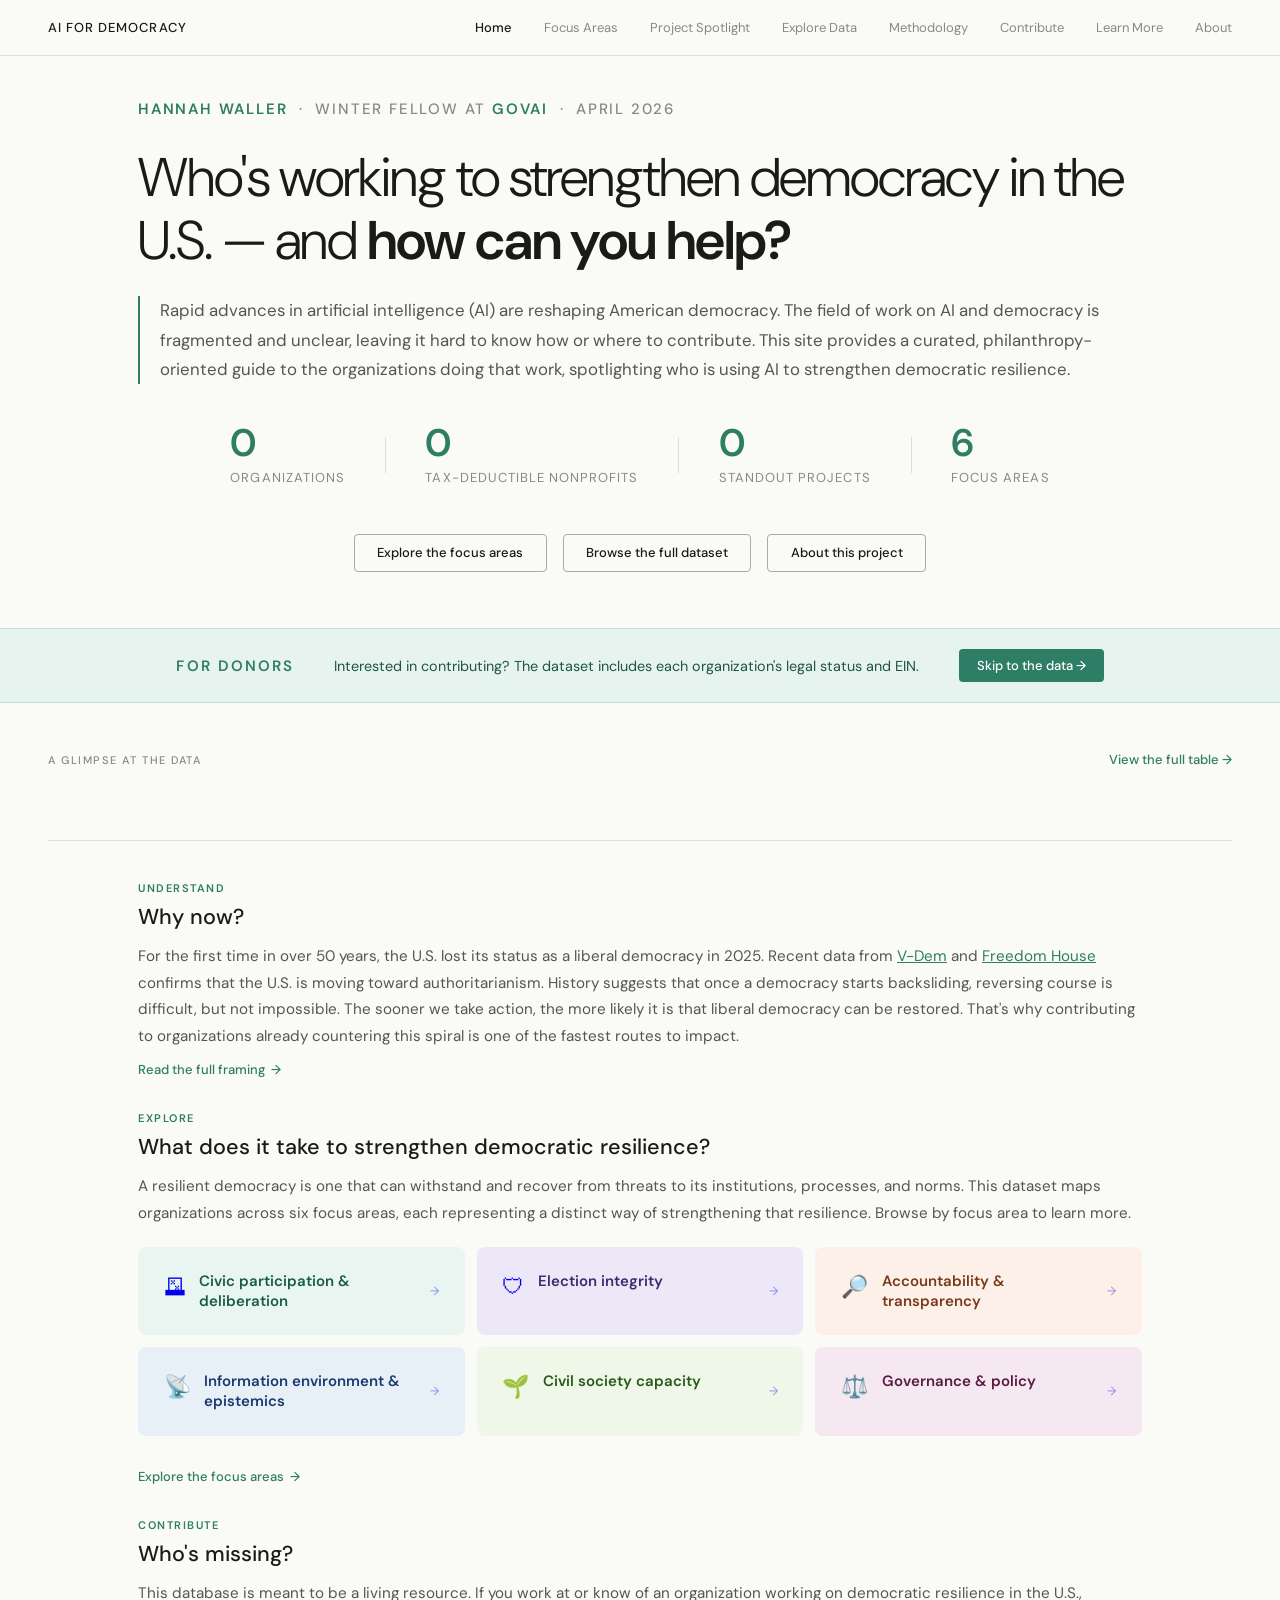
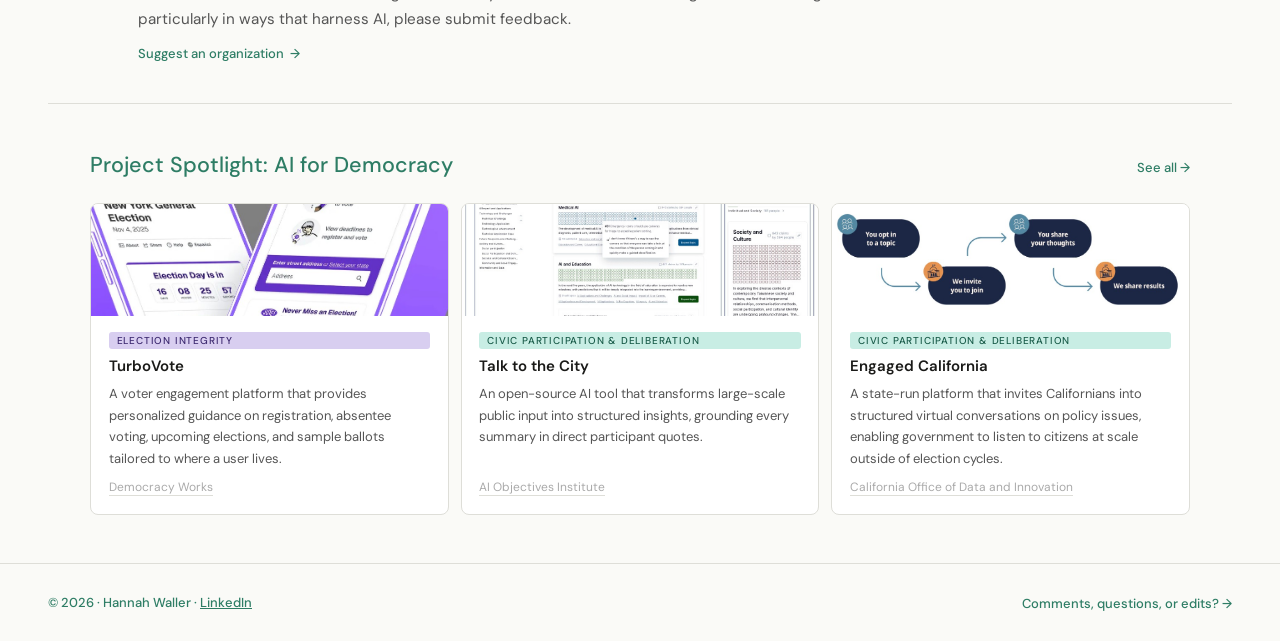
<file: index.html>
<!DOCTYPE html>
<html>
<head>
<meta charset="UTF-8">
<meta name="viewport" content="width=device-width, initial-scale=1">
<link href="https://fonts.googleapis.com/css2?family=DM+Sans:ital,wght@0,300;0,400;0,500;0,600;1,300;1,400&display=swap" rel="stylesheet">
<style>
  * { box-sizing: border-box; margin: 0; padding: 0; }
  body { font-family: 'DM Sans', sans-serif; background: #FAFAF7; color: #1a1a18; }
  :root { --accent: #2e7d65; --accent-light: #e6f3ee; --accent-mid: #c2dfd5; --accent-dark: #1f5446; }

  nav { display: flex; align-items: center; justify-content: space-between; padding: 0 3rem; height: 56px; background: #FAFAF7; border-bottom: 0.5px solid #deded8; position: sticky; top: 0; z-index: 100; }
  .nav-logo { font-size: 13px; font-weight: 500; letter-spacing: 0.08em; color: #1a1a18; text-transform: uppercase; text-decoration: none; }
  .nav-logo:hover { opacity: 0.75; }
  .nav-links { display: flex; gap: 2rem; }
  .nav-links a { font-size: 13px; color: #888; text-decoration: none; }
  .nav-links a:hover { color: #1a1a18; }
  .nav-links a.active { color: #1a1a18; font-weight: 500; }

  .hero { padding: 2.5rem 3rem 3.5rem; max-width: 1100px; margin: 0 auto; }

  .byline { font-size: 15px; letter-spacing: 0.12em; text-transform: uppercase; color: #888; margin-bottom: 1.5rem; font-weight: 500; line-height: 1.8; }
  .byline strong { color: var(--accent); font-weight: 600; }
  .byline a { color: var(--accent); font-weight: 600; text-decoration: none; }
  .byline a:hover { text-decoration: underline; }
  .byline .date { color: #888; }

  h1 { font-size: clamp(2rem, 5vw, 3.4rem); font-weight: 300; line-height: 1.15; color: #1a1a18; margin-bottom: 1.5rem; letter-spacing: -0.02em; }
  h1 strong { font-weight: 600; }

  .pull-quote { font-size: 1.05rem; color: #555; line-height: 1.75; border-left: 2.5px solid var(--accent); padding-left: 1.25rem; margin-bottom: 2.5rem; }

  .stat-row { display: flex; gap: 2.5rem; margin-bottom: 3rem; flex-wrap: wrap; align-items: center; justify-content: center; }
  .stat { display: flex; flex-direction: column; }
  .stat-number { font-size: 2.4rem; font-weight: 600; color: var(--accent); line-height: 1; }
  .stat-label { font-size: 13px; color: #888; text-transform: uppercase; letter-spacing: 0.08em; margin-top: 6px; }
  .stat-divider { width: 0.5px; height: 36px; background: #deded8; }

  .cta-row { display: flex; gap: 1rem; flex-wrap: wrap; justify-content: center; }
  .btn-primary { padding: 0.6rem 1.4rem; background: #1a1a18; color: #FAFAF7; font-family: 'DM Sans', sans-serif; font-size: 13px; font-weight: 500; border: none; border-radius: 4px; cursor: pointer; text-decoration: none; display: inline-block; }
  .btn-secondary { padding: 0.6rem 1.4rem; background: transparent; color: #1a1a18; font-family: 'DM Sans', sans-serif; font-size: 13px; font-weight: 500; border: 0.5px solid #aaa; border-radius: 4px; cursor: pointer; text-decoration: none; display: inline-block; }

  .section-divider { height: 0.5px; background: #deded8; margin: 0 3rem; }

  .funder-band { background: var(--accent-light); border-top: 1px solid var(--accent-mid); border-bottom: 1px solid var(--accent-mid); padding: 1.25rem 3rem; }
  .funder-band-inner { max-width: 1300px; margin: 0 auto; display: flex; flex-direction: row; align-items: center; justify-content: center; flex-wrap: wrap; gap: 2rem 2.5rem; }
  .funder-band-label { font-size: 15px; text-transform: uppercase; letter-spacing: 0.14em; color: var(--accent); font-weight: 600; line-height: 1.5; flex-shrink: 0; }
  .funder-band-text { margin: 0; font-size: 0.9rem; color: var(--accent-dark); line-height: 1.7; text-align: left; white-space: nowrap; flex-shrink: 0; }
  .funder-band-cta { display: inline-flex; align-items: center; gap: 6px; padding: 0.5rem 1.1rem; background: var(--accent); color: white; font-family: 'DM Sans', sans-serif; font-size: 13px; font-weight: 500; border: none; border-radius: 4px; cursor: pointer; text-decoration: none; white-space: nowrap; flex-shrink: 0; }

  .questions-section { padding: 2.5rem 3rem 0.5rem; max-width: 1100px; margin: 0 auto; }
  .question-block { margin-bottom: 2rem; }
  .question-label { font-size: 11px; text-transform: uppercase; letter-spacing: 0.14em; color: var(--accent); margin-bottom: 0.5rem; font-weight: 600; }
  .question-text { font-size: 1.35rem; font-weight: 500; color: #1a1a18; margin-bottom: 0.75rem; line-height: 1.3; }
  .question-body { font-size: 0.95rem; color: #555; line-height: 1.75; }
  .question-cta { display: inline-flex; align-items: center; gap: 6px; font-size: 13px; color: var(--accent); font-weight: 500; margin-top: 0.75rem; cursor: pointer; text-decoration: none; }
  .question-cta::after { content: '→'; }

  .data-preview-section { padding: 3rem 3rem 2rem; }
  .data-preview-header { display: flex; justify-content: space-between; align-items: baseline; max-width: 1300px; margin: 0 auto 1.5rem; }
  .data-preview-label { font-size: 11px; text-transform: uppercase; letter-spacing: 0.14em; color: #888; font-weight: 500; }
  .data-preview-link { font-size: 13px; color: var(--accent); font-weight: 500; text-decoration: none; cursor: pointer; }
  .data-preview-link:hover { text-decoration: underline; }

  .shuffle-grid { display: grid; grid-template-columns: repeat(4, 1fr); gap: 10px; max-width: 1300px; margin: 0 auto 1rem; }
  .org-card { background: white; border: 0.5px solid #deded8; border-radius: 8px; padding: 1rem 1.1rem; transition: opacity 0.4s ease, transform 0.4s ease; text-decoration: none; display: block; cursor: pointer; }
  .org-card:hover { border-color: #bbb; }
  .org-card-tag { display: inline-block; font-size: 10px; font-weight: 500; text-transform: uppercase; letter-spacing: 0.08em; padding: 2px 8px; border-radius: 3px; margin-bottom: 0.6rem; }
  .org-card-name { font-size: 13px; font-weight: 600; color: #1a1a18; margin-bottom: 0.4rem; line-height: 1.3; }
  .org-card-desc { font-size: 12px; color: #666; line-height: 1.6; }
  .org-card.fading { opacity: 0; transform: scale(0.96); }

  .tag-p1 { background: #c8ede4; color: #1a5c4a; }
  .tag-p2 { background: #d8cef0; color: #3d2a70; }
  .tag-p3 { background: #f8d8c0; color: #7a3a1a; }
  .tag-p4 { background: #c8d8f0; color: #1a3a70; }
  .tag-p5 { background: #cceacc; color: #2a5a1a; }
  .tag-p6 { background: #f8e8b8; color: #7a5010; }
  .tag-p7 { background: #ecd0e4; color: #5a1a42; }

  .pillars-section { padding: 4rem 3rem; max-width: 1300px; margin: 0 auto; }
  .pillars-header { margin-bottom: 2rem; }
  .pillars-header h2 { font-size: 1.35rem; font-weight: 500; color: #1a1a18; margin-bottom: 0.4rem; }
  .pillars-header p { font-size: 0.9rem; color: #888; }
  .pillars-grid { display: grid; grid-template-columns: repeat(auto-fill, minmax(280px, 1fr)); gap: 12px; }
  .pillar-card { border-radius: 8px; padding: 1.5rem 1.6rem; cursor: pointer; transition: transform 0.15s ease; display: flex; align-items: flex-start; gap: 0.85rem; text-decoration: none; }
  .pillar-card:hover { transform: translateY(-2px); }
  .pillar-icon { font-size: 22px; flex-shrink: 0; margin-top: 1px; }
  .pillar-name { font-size: 15px; font-weight: 600; line-height: 1.35; }
  .pillar-arrow { font-size: 12px; opacity: 0.4; margin-left: auto; padding-left: 0.5rem; flex-shrink: 0; align-self: center; }

  .p1 { background: #e8f5f1; } .p1 .pillar-name { color: #1a5c4a; }
  .p2 { background: #ede8f7; } .p2 .pillar-name { color: #3d2a70; }
  .p3 { background: #fdf0e8; } .p3 .pillar-name { color: #7a3a1a; }
  .p4 { background: #e8f0f7; } .p4 .pillar-name { color: #1a3a70; }
  .p5 { background: #eef7e8; } .p5 .pillar-name { color: #2a5a1a; }
  .p6 { background: #fdf5e4; } .p6 .pillar-name { color: #7a5010; }
  .p7 { background: #f5e8f0; } .p7 .pillar-name { color: #5a1a42; }

  /* AI in Action section */
  .aia-section { padding: 3rem 3rem; }
  .aia-inner { max-width: 1100px; margin: 0 auto; }
  .aia-header { display: flex; justify-content: space-between; align-items: baseline; margin-bottom: 1.5rem; }
  .aia-label { font-size: 1.35rem; font-weight: 500; color: var(--accent); line-height: 1.3; }
  .aia-see-all { font-size: 13px; color: var(--accent); font-weight: 500; text-decoration: none; flex-shrink: 0; }
  .aia-see-all:hover { text-decoration: underline; }
  .aia-grid { display: grid; grid-template-columns: repeat(3, 1fr); gap: 12px; }
  .aia-card { background: white; border: 0.5px solid #deded8; border-radius: 8px; padding: 0; display: flex; flex-direction: column; overflow: hidden; transition: opacity 0.4s ease, transform 0.4s ease, border-color 0.15s ease, box-shadow 0.15s ease; cursor: pointer; }
  .aia-card:hover { border-color: #aaa; box-shadow: 0 4px 16px rgba(0,0,0,0.06); }
  .aia-card:focus { outline: 2px solid var(--accent); outline-offset: 2px; }
  .aia-card.fading { opacity: 0; transform: scale(0.96); }
  .aia-card-preview { height: 112px; flex-shrink: 0; background: #e8e8e4; position: relative; overflow: hidden; }
  .aia-card-preview-img { width: 100%; height: 100%; object-fit: cover; object-position: center center; display: block; }
  .aia-card-preview-img.is-contain { object-fit: contain; }
  .aia-card-preview.aia-card-preview--neutral { background: #e8e8e4; }
  .aia-card-preview.tag-p1 { background: #c8ede4; }
  .aia-card-preview.tag-p2 { background: #d8cef0; }
  .aia-card-preview.tag-p3 { background: #f8d8c0; }
  .aia-card-preview.tag-p4 { background: #c8d8f0; }
  .aia-card-preview.tag-p5 { background: #cceacc; }
  .aia-card-preview.tag-p6 { background: #f8e8b8; }
  .aia-card-preview.tag-p7 { background: #ecd0e4; }
  .aia-card-body { padding: 0.95rem 1.1rem 1.15rem; display: flex; flex-direction: column; gap: 0.45rem; flex: 1; min-height: 0; }
  .aia-card-body .org-card-tag { margin-bottom: 0; }
  .aia-card-name { font-size: 15px; font-weight: 600; color: #1a1a18; line-height: 1.35; }
  .aia-card-desc { font-size: 13px; color: #555; line-height: 1.65; flex: 1; }
  .aia-card-org { font-size: 12px; color: #aaa; margin-top: 0.15rem; text-decoration: none; border-bottom: 1px solid #deded8; align-self: flex-start; }
  .aia-card-org:hover { color: var(--accent); border-bottom-color: var(--accent); }

  footer { padding: 1.75rem 3rem; border-top: 0.5px solid #deded8; display: flex; justify-content: space-between; align-items: center; flex-wrap: wrap; gap: 1rem; background: #FAFAF7; }
  footer p { font-size: 13px; color: var(--accent); font-weight: 500; }
  .footer-right a { font-size: 13px; color: var(--accent); text-decoration: none; font-weight: 500; }
  .footer-right a:hover { text-decoration: underline; }
</style>
<link rel="stylesheet" href="responsive.css">
</head>
<body>

<nav>
  <button type="button" class="nav-toggle" aria-expanded="false" aria-controls="site-nav-menu" aria-label="Open menu">
    <span class="nav-toggle-bar" aria-hidden="true"></span>
    <span class="nav-toggle-bar" aria-hidden="true"></span>
    <span class="nav-toggle-bar" aria-hidden="true"></span>
  </button>
  <a class="nav-logo" href="index.html">AI for Democracy</a>
  <div class="nav-links" id="site-nav-menu">
    <a href="index.html" class="active">Home</a>
    <a href="pillars.html">Focus Areas</a>
    <a href="project-spotlight.html">Project Spotlight</a>
    <a href="explore.html">Explore Data</a>
    <a href="methodology.html">Methodology</a>
    <a href="contribute.html">Contribute</a>
    <a href="learn-more.html">Learn More</a>
    <a href="about.html">About</a>
  </div>
</nav>

<div class="hero">
  <p class="byline">
    <a href="https://www.linkedin.com/in/hannahmwaller/" target="_blank">Hannah Waller</a> &nbsp;·&nbsp; Winter Fellow at <a href="https://www.governance.ai/" target="_blank">GovAI</a> &nbsp;·&nbsp; <span class="date">April 2026</span>
  </p>
  <h1>Who's working to strengthen democracy in the U.S. — and <strong>how can you help?</strong></h1>
  <p class="pull-quote">Rapid advances in artificial intelligence (AI) are reshaping American democracy. The field of work on AI and democracy is fragmented and unclear, leaving it hard to know how or where to contribute. This site provides a curated, philanthropy-oriented guide to the organizations doing that work, spotlighting who is using AI to strengthen democratic resilience.</p>
  <div class="stat-row">
    <div class="stat"><span class="stat-number" id="statOrgCount">0</span><span class="stat-label">Organizations</span></div>
    <div class="stat-divider"></div>
    <div class="stat"><span class="stat-number" id="statNonprofitCount">0</span><span class="stat-label">Tax-deductible nonprofits</span></div>
    <div class="stat-divider"></div>
    <div class="stat"><span class="stat-number" id="statProjectCount">0</span><span class="stat-label">Standout projects</span></div>
    <div class="stat-divider"></div>
    <div class="stat"><span class="stat-number">6</span><span class="stat-label">Focus areas</span></div>
  </div>
  <div class="cta-row">
    <a class="btn-secondary" href="pillars.html">Explore the focus areas</a>
    <a class="btn-secondary" href="explore.html">Browse the full dataset</a>
    <a class="btn-secondary" href="methodology.html">About this project</a>
  </div>
</div>

<div class="section-divider"></div>

<div class="funder-band">
  <div class="funder-band-inner">
    <span class="funder-band-label">For donors</span>
    <p class="funder-band-text">Interested in contributing? The dataset includes each organization's legal status and EIN.</p>
    <a class="funder-band-cta" href="explore.html">Skip to the data →</a>
  </div>
</div>

<div class="data-preview-section">
  <div class="data-preview-header">
    <span class="data-preview-label">A glimpse at the data</span>
    <a class="data-preview-link" href="explore.html">View the full table →</a>
  </div>
  <div class="shuffle-grid" id="shuffleGrid"></div>
</div>

<div class="section-divider"></div>

<div class="questions-section">
  <div class="question-block">
    <p class="question-label">Understand</p>
    <p class="question-text">Why now?</p>
    <p class="question-body">For the first time in over 50 years, the U.S. lost its status as a liberal democracy in 2025. Recent data from <a href="https://www.v-dem.net/news/press-release-democratic-backsliding-reaches-western-democracies-with-us-decline-unprecedented/" target="_blank" rel="noopener noreferrer" style="color: var(--accent);">V-Dem</a> and <a href="https://freedomhouse.org/report/freedom-world/2026/growing-shadow-autocracy" target="_blank" rel="noopener noreferrer" style="color: var(--accent);">Freedom House</a> confirms that the U.S. is moving toward authoritarianism. History suggests that once a democracy starts backsliding, reversing course is difficult, but not impossible. The sooner we take action, the more likely it is that liberal democracy can be restored. That's why contributing to organizations already countering this spiral is one of the fastest routes to impact.</p>
    <a class="question-cta" href="methodology.html">Read the full framing</a>
  </div>
  <div class="question-block">
    <p class="question-label">Explore</p>
    <p class="question-text">What does it take to strengthen democratic resilience?</p>
    <p class="question-body">A resilient democracy is one that can withstand and recover from threats to its institutions, processes, and norms. This dataset maps organizations across six focus areas, each representing a distinct way of strengthening that resilience. Browse by focus area to learn more.</p>
    <div class="pillars-grid" style="margin: 1.25rem 0;">
      <a class="pillar-card p1" href="pillars.html#p1"><span class="pillar-icon">🗳</span><span class="pillar-name">Civic participation & deliberation</span><span class="pillar-arrow">→</span></a>
      <a class="pillar-card p2" href="pillars.html#p2"><span class="pillar-icon">🛡</span><span class="pillar-name">Election integrity</span><span class="pillar-arrow">→</span></a>
      <a class="pillar-card p3" href="pillars.html#p3"><span class="pillar-icon">🔎</span><span class="pillar-name">Accountability & transparency</span><span class="pillar-arrow">→</span></a>
      <a class="pillar-card p4" href="pillars.html#p4"><span class="pillar-icon">📡</span><span class="pillar-name">Information environment & epistemics</span><span class="pillar-arrow">→</span></a>
      <a class="pillar-card p5" href="pillars.html#p5"><span class="pillar-icon">🌱</span><span class="pillar-name">Civil society capacity</span><span class="pillar-arrow">→</span></a>
      <a class="pillar-card p7" href="pillars.html#p7"><span class="pillar-icon">⚖️</span><span class="pillar-name">Governance & policy</span><span class="pillar-arrow">→</span></a>
    </div>
    <a class="question-cta" href="pillars.html">Explore the focus areas</a>
  </div>
  <div class="question-block">
    <p class="question-label">Contribute</p>
    <p class="question-text">Who's missing?</p>
    <p class="question-body">This database is meant to be a living resource. If you work at or know of an organization working on democratic resilience in the U.S., particularly in ways that harness AI, please submit feedback.</p>
    <a class="question-cta" href="contribute.html">Suggest an organization</a>
  </div>
</div>

<div class="section-divider"></div>

<div class="aia-section">
  <div class="aia-inner">
    <div class="aia-header">
      <span class="aia-label">Project Spotlight: AI for Democracy</span>
      <a class="aia-see-all" href="project-spotlight.html">See all →</a>
    </div>
    <div class="aia-grid" id="aiaGrid"></div>
  </div>
</div>

<footer>
  <p>© 2026 · Hannah Waller · <a href="https://www.linkedin.com/in/hannahmwaller/" target="_blank" style="color: var(--accent); text-decoration: underline;">LinkedIn</a></p>
  <div class="footer-right">
    <a href="contribute.html">Comments, questions, or edits? →</a>
  </div>
</footer>

<script src="spotlight-data.js"></script>
<script>
const PILLAR_TAGS = [
  { key: 'civic participation', tag: 'tag-p1' },
  { key: 'deliberation',       tag: 'tag-p1' },
  { key: 'election integrity', tag: 'tag-p2' },
  { key: 'accountability',     tag: 'tag-p3' },
  { key: 'transparency',       tag: 'tag-p3' },
  { key: 'information environment', tag: 'tag-p4' },
  { key: 'epistemics',         tag: 'tag-p4' },
  { key: 'civil society',      tag: 'tag-p5' },
  { key: 'governance',         tag: 'tag-p7' },
  { key: 'policy',             tag: 'tag-p7' },
];

function getPillarTag(cat) {
  const lower = cat.toLowerCase();
  for (const p of PILLAR_TAGS) { if (lower.includes(p.key)) return p.tag; }
  return 'tag-p1';
}

function escapeHtml(s) {
  if (s == null) return '';
  return String(s).replace(/&/g, '&amp;').replace(/</g, '&lt;').replace(/"/g, '&quot;');
}

const spotlights = (typeof SPOTLIGHT_CARDS !== 'undefined' ? SPOTLIGHT_CARDS : []).map(function (c) {
  return {
    name: c.name,
    desc: c.desc,
    tag: c.tagClass,
    cat: c.tag,
    org: c.org,
    exploreOrg: c.exploreOrg,
    image: c.image,
    imageFit: c.imageFit,
    imagePosition: c.imagePosition,
    photoBg: c.photoBg
  };
});

let orgs = [];
let displayed = [];
const grid = document.getElementById('shuffleGrid');
const COUNT = 4;

function pickDiverse(exclude, excludeTags) {
  const pool = orgs.filter(o => !exclude.includes(o.name) && !excludeTags.includes(o.tag));
  if (pool.length) return pool[Math.floor(Math.random() * pool.length)];
  const fallback = orgs.filter(o => !exclude.includes(o.name));
  if (fallback.length) return fallback[Math.floor(Math.random() * fallback.length)];
  return orgs[Math.floor(Math.random() * orgs.length)];
}

function renderCard(org) {
  return `<a class="org-card" href="explore.html" data-name="${org.name}">
    <span class="org-card-tag ${org.tag}">${org.cat}</span>
    <div class="org-card-name">${org.name}</div>
    <div class="org-card-desc">${org.desc}</div>
  </a>`;
}

function initShuffle() {
  if (!orgs.length) return;
  displayed = [];
  let html = '';
  for (let i = 0; i < COUNT; i++) {
    const usedTags = displayed.map(o => o.tag);
    const org = pickDiverse(displayed.map(o => o.name), usedTags);
    displayed.push(org);
    html += renderCard(org);
  }
  grid.innerHTML = html;
  setInterval(swapCard, 2200);
}

function swapCard() {
  const cards = grid.querySelectorAll('.org-card');
  const idx = Math.floor(Math.random() * cards.length);
  const card = cards[idx];
  const otherTags = displayed.filter((_, i) => i !== idx).map(o => o.tag);
  const newOrg = pickDiverse(displayed.map(o => o.name), otherTags);
  card.classList.add('fading');
  setTimeout(() => {
    displayed[idx] = newOrg;
    const tmp = document.createElement('div');
    tmp.innerHTML = renderCard(newOrg);
    card.replaceWith(tmp.firstChild);
  }, 420);
}

// --- Project Spotlight shuffle (same pool as project-spotlight.html via spotlight-data.js) ---
let aiaDisplayed = [];
const aiaGrid = document.getElementById('aiaGrid');
const AIA_COUNT = 3;

function aiaPickRandom(exclude) {
  const pool = spotlights.filter(s => !exclude.includes(s.name));
  if (!pool.length) return spotlights[Math.floor(Math.random() * spotlights.length)];
  return pool[Math.floor(Math.random() * pool.length)];
}

function aiaCardPreviewHtml(s) {
  if (!s.image) {
    const tc = (s.tag && String(s.tag).trim()) ? escapeHtml(String(s.tag).trim()) : 'aia-card-preview--neutral';
    return '<div class="aia-card-preview ' + tc + '" aria-hidden="true"></div>';
  }
  const fitClass = s.imageFit === 'contain' ? ' is-contain' : '';
  const posAttr = s.imagePosition ? ' style="object-position: ' + escapeHtml(s.imagePosition) + '"' : '';
  const wrapStyle = s.photoBg ? ' style="background-color: ' + escapeHtml(s.photoBg) + '"' : '';
  return '<div class="aia-card-preview"' + wrapStyle + '>' +
    '<img class="aia-card-preview-img' + fitClass + '" src="' + escapeHtml(s.image) + '" alt="" width="400" height="112" loading="lazy" decoding="async"' + posAttr + '>' +
    '</div>';
}

function aiaRenderCard(s) {
  const teaser = typeof spotlightFirstSentence === 'function' ? spotlightFirstSentence(s.desc) : s.desc;
  return `<div class="aia-card" tabindex="0" role="link" aria-label="Open ${escapeHtml(s.name)} in Project Spotlight" data-name="${escapeHtml(s.name)}">
    ${aiaCardPreviewHtml(s)}
    <div class="aia-card-body">
      <span class="org-card-tag ${s.tag}">${escapeHtml(s.cat)}</span>
      <div class="aia-card-name">${escapeHtml(s.name)}</div>
      <div class="aia-card-desc">${escapeHtml(teaser)}</div>
      <a class="aia-card-org" href="explore.html?org=${encodeURIComponent(s.exploreOrg || s.org || '')}">${escapeHtml(s.org)}</a>
    </div>
  </div>`;
}

function aiaInit() {
  aiaDisplayed = [];
  let html = '';
  for (let i = 0; i < AIA_COUNT; i++) {
    const s = aiaPickRandom(aiaDisplayed.map(x => x.name));
    aiaDisplayed.push(s);
    html += aiaRenderCard(s);
  }
  aiaGrid.innerHTML = html;
}

function aiaSwap() {
  const cards = aiaGrid.querySelectorAll('.aia-card');
  const idx = Math.floor(Math.random() * cards.length);
  const card = cards[idx];
  const next = aiaPickRandom(aiaDisplayed.map(x => x.name));
  card.classList.add('fading');
  setTimeout(() => {
    aiaDisplayed[idx] = next;
    const tmp = document.createElement('div');
    tmp.innerHTML = aiaRenderCard(next);
    card.replaceWith(tmp.firstChild);
  }, 420);
}

if (spotlights.length) {
  aiaInit();
  setInterval(aiaSwap, 2800);

  aiaGrid.addEventListener('click', function (e) {
    if (e.target.closest('a.aia-card-org')) return;
    const card = e.target.closest('.aia-card');
    if (!card) return;
    const name = card.getAttribute('data-name');
    if (!name) return;
    window.location.href = 'project-spotlight.html?project=' + encodeURIComponent(name);
  });

  aiaGrid.addEventListener('keydown', function (e) {
    if (e.key !== 'Enter' && e.key !== ' ') return;
    if (e.target.closest('a.aia-card-org')) return;
    const card = e.target.closest('.aia-card');
    if (!card) return;
    e.preventDefault();
    const name = card.getAttribute('data-name');
    if (!name) return;
    window.location.href = 'project-spotlight.html?project=' + encodeURIComponent(name);
  });
}

// Live stats from Google Sheet
(async function() {
  try {
    const res = await fetch('https://docs.google.com/spreadsheets/d/e/2PACX-1vRJVunO_GBT-aRgi7gU2YeIdC1sPa4ZqYNZWS0_H6O9W3wsx3i8xLzS1sTda4w2_ZTQLvcQA7u4ryC6/pub?gid=1389205839&single=true&output=csv');
    if (!res.ok) return;
    const text = await res.text();
    const rows = [];
    const cols = [];
    let cur = '', inQuote = false;
    for (let i = 0; i < text.length; i++) {
      const ch = text[i];
      if (ch === '"') { if (inQuote && text[i+1] === '"') { cur += '"'; i++; } else { inQuote = !inQuote; } }
      else if (ch === ',' && !inQuote) { cols.push(cur.trim()); cur = ''; }
      else if ((ch === '\n' || ch === '\r') && !inQuote) {
        if (ch === '\r' && text[i+1] === '\n') i++;
        cols.push(cur.trim()); cur = '';
        if (cols.some(c => c !== '')) rows.push([...cols]);
        cols.length = 0;
      } else { cur += ch; }
    }
    cols.push(cur.trim());
    if (cols.some(c => c !== '')) rows.push(cols);
    const dataRows = rows.slice(1);
    const LEGAL_COL = 8;
    const orgCount = dataRows.length;
    const nonprofitCount = dataRows.filter(r => {
      const l = (r[LEGAL_COL] || '').toLowerCase();
      return l.includes('501(c)(3)') || l.includes('program within');
    }).length;
    const PROJECTS_COL = 5;
    let projectCount = 0;
    dataRows.forEach(r => {
      const p = (r[PROJECTS_COL] || '').trim();
      if (p) projectCount += p.split(';').filter(s => s.trim()).length;
    });
    if (orgCount > 0) document.getElementById('statOrgCount').textContent = orgCount;
    if (nonprofitCount > 0) document.getElementById('statNonprofitCount').textContent = nonprofitCount;
    if (projectCount > 0) document.getElementById('statProjectCount').textContent = projectCount;

    orgs = dataRows.map(r => {
      const fullCat = (r[3] || '').trim();
      const firstCat = fullCat.split(',')[0].trim();
      return {
        name: (r[0] || '').trim(),
        desc: (r[4] || '').trim(),
        cat: firstCat,
        tag: getPillarTag(firstCat)
      };
    }).filter(o => o.name && o.desc);
    initShuffle();
  } catch(e) {}
})();
</script>
<script src="nav.js" defer></script>
</body>
</html>
</file>
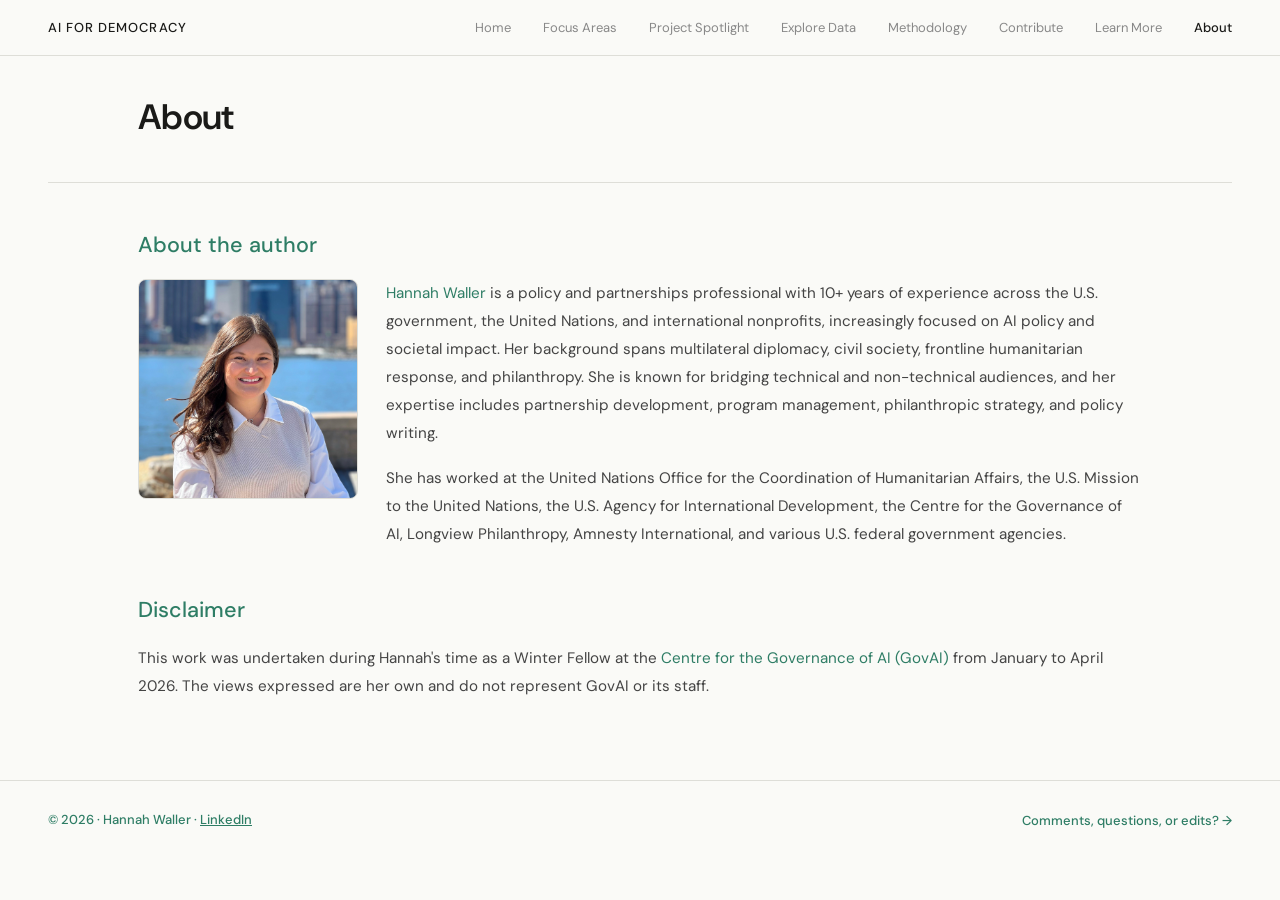
<file: about.html>
<!DOCTYPE html>
<html>
<head>
<meta charset="UTF-8">
<meta name="viewport" content="width=device-width, initial-scale=1">
<link href="https://fonts.googleapis.com/css2?family=DM+Sans:ital,wght@0,300;0,400;0,500;0,600;1,300;1,400&display=swap" rel="stylesheet">
<style>
  * { box-sizing: border-box; margin: 0; padding: 0; }
  body { font-family: 'DM Sans', sans-serif; background: #FAFAF7; color: #1a1a18; }
  :root { --accent: #2e7d65; --accent-light: #e6f3ee; --accent-mid: #c2dfd5; --accent-dark: #1f5446; }

  nav { display: flex; align-items: center; justify-content: space-between; padding: 0 3rem; height: 56px; background: #FAFAF7; border-bottom: 0.5px solid #deded8; position: sticky; top: 0; z-index: 100; }
  .nav-logo { font-size: 13px; font-weight: 500; letter-spacing: 0.08em; color: #1a1a18; text-transform: uppercase; text-decoration: none; }
  .nav-logo:hover { opacity: 0.75; }
  .nav-links { display: flex; gap: 2rem; }
  .nav-links a { font-size: 13px; color: #888; text-decoration: none; }
  .nav-links a:hover { color: #1a1a18; }
  .nav-links a.active { color: #1a1a18; font-weight: 500; }

  .page-header { padding: 2.5rem 3rem 2rem; max-width: 1100px; margin: 0 auto; }
  .page-header h1 { font-size: clamp(1.5rem, 3vw, 2.2rem); font-weight: 600; line-height: 1.2; color: #1a1a18; letter-spacing: -0.02em; margin-bottom: 0.75rem; }
  .page-header p { font-size: 0.95rem; color: #555; line-height: 1.75; }

  .section-divider { height: 0.5px; background: #deded8; margin: 0 3rem; }

  .content { max-width: 1100px; margin: 0 auto; padding: 0 3rem 5rem; }

  .contribute-section {
    --section-gap: 3rem;
    padding-top: var(--section-gap);
  }
  .contribute-section + .contribute-section {
    margin-top: var(--section-gap);
    padding-top: 0;
  }

  .section-label { font-size: 11px; text-transform: uppercase; letter-spacing: 0.14em; color: var(--accent); font-weight: 600; margin-bottom: 0.5rem; }
  .section-title { font-size: 1.35rem; font-weight: 500; color: #1a1a18; margin-bottom: 1.25rem; line-height: 1.3; }

  .section-subtitle { font-size: 0.95rem; color: #555; line-height: 1.75; margin: -0.35rem 0 0; max-width: 52rem; }
  .section-subtitle a { color: var(--accent); text-decoration: none; font-weight: 500; }
  .section-subtitle a:hover { text-decoration: underline; }

  .prose p { font-size: 0.95rem; color: #444; line-height: 1.85; }
  .prose p + p { margin-top: 1rem; }
  .prose ul { margin-top: 1rem; padding-left: 1.35rem; }
  .prose ul li { font-size: 0.95rem; color: #444; line-height: 1.85; }
  .prose ul li + li { margin-top: 0.75rem; }
  .prose a { color: var(--accent); text-decoration: none; }
  .prose a:hover { text-decoration: underline; }

  .author-with-photo { display: flex; gap: 1.75rem; align-items: flex-start; flex-wrap: wrap; margin-top: 0.25rem; }
  .author-with-photo .author-photo-wrap {
    flex-shrink: 0;
    width: 220px;
    max-width: 100%;
    aspect-ratio: 1 / 1;
    overflow: hidden;
    border-radius: 8px;
    border: 0.5px solid #deded8;
    background: #e8e8e4;
  }
  .author-with-photo .author-photo-wrap img {
    width: 100%;
    height: 100%;
    object-fit: cover;
    object-position: center center;
    display: block;
  }
  .author-with-photo .prose { flex: 1; min-width: min(100%, 260px); margin: 0; }

  footer { padding: 1.75rem 3rem; border-top: 0.5px solid #deded8; display: flex; justify-content: space-between; align-items: center; flex-wrap: wrap; gap: 1rem; background: #FAFAF7; }
  footer p { font-size: 13px; color: var(--accent); font-weight: 500; }
  .footer-right a { font-size: 13px; color: var(--accent); text-decoration: none; font-weight: 500; }
  .footer-right a:hover { text-decoration: underline; }
</style>
<link rel="stylesheet" href="responsive.css">
</head>
<body>

<nav>
  <button type="button" class="nav-toggle" aria-expanded="false" aria-controls="site-nav-menu" aria-label="Open menu">
    <span class="nav-toggle-bar" aria-hidden="true"></span>
    <span class="nav-toggle-bar" aria-hidden="true"></span>
    <span class="nav-toggle-bar" aria-hidden="true"></span>
  </button>
  <a class="nav-logo" href="index.html">AI for Democracy</a>
  <div class="nav-links" id="site-nav-menu">
    <a href="index.html">Home</a>
    <a href="pillars.html">Focus Areas</a>
    <a href="project-spotlight.html">Project Spotlight</a>
    <a href="explore.html">Explore Data</a>
    <a href="methodology.html">Methodology</a>
    <a href="contribute.html">Contribute</a>
    <a href="learn-more.html">Learn More</a>
    <a href="about.html" class="active">About</a>
  </div>
</nav>

<div class="page-header">
  <h1>About</h1>
</div>

<div class="section-divider"></div>

<div class="content">

  <div class="contribute-section">
    <h2 class="section-title" style="color: var(--accent);">About the author</h2>
    <div class="author-with-photo">
      <div class="author-photo-wrap">
        <img src="images/hannah-waller.jpg" alt="Hannah Waller" width="440" height="440" decoding="async">
      </div>
      <div class="prose">
        <p><a href="https://www.linkedin.com/in/hannahmwaller/" target="_blank" rel="noopener noreferrer">Hannah Waller</a> is a policy and partnerships professional with 10+ years of experience across the U.S. government, the United Nations, and international nonprofits, increasingly focused on AI policy and societal impact. Her background spans multilateral diplomacy, civil society, frontline humanitarian response, and philanthropy. She is known for bridging technical and non-technical audiences, and her expertise includes partnership development, program management, philanthropic strategy, and policy writing.</p>
        <p>She has worked at the United Nations Office for the Coordination of Humanitarian Affairs, the U.S. Mission to the United Nations, the U.S. Agency for International Development, the Centre for the Governance of AI, Longview Philanthropy, Amnesty International, and various U.S. federal government agencies.</p>
      </div>
    </div>
  </div>

  <div class="contribute-section">
    <h2 class="section-title" style="color: var(--accent);">Disclaimer</h2>
    <div class="prose">
      <p>This work was undertaken during Hannah's time as a Winter Fellow at the <a href="https://www.governance.ai" target="_blank" rel="noopener noreferrer">Centre for the Governance of AI (GovAI)</a> from January to April 2026. The views expressed are her own and do not represent GovAI or its staff.</p>
    </div>
  </div>

</div>

<footer>
  <p>© 2026 · Hannah Waller · <a href="https://www.linkedin.com/in/hannahmwaller/" target="_blank" style="color: var(--accent); text-decoration: underline;">LinkedIn</a></p>
  <div class="footer-right">
    <a href="contribute.html">Comments, questions, or edits? →</a>
  </div>
</footer>

<script src="nav.js" defer></script>
</body>
</html>
</file>
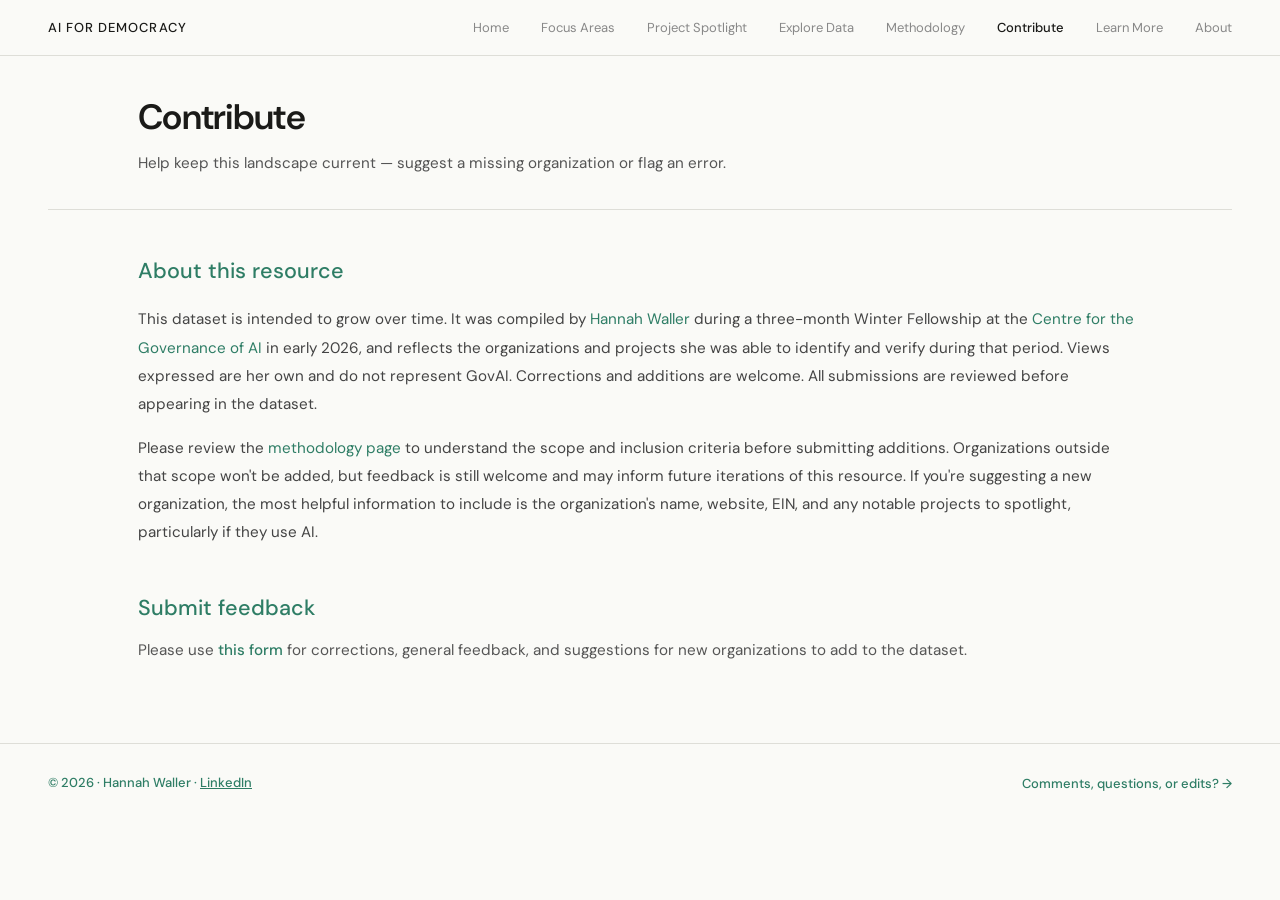
<file: contribute.html>
<!DOCTYPE html>
<html>
<head>
<meta charset="UTF-8">
<meta name="viewport" content="width=device-width, initial-scale=1">
<link href="https://fonts.googleapis.com/css2?family=DM+Sans:ital,wght@0,300;0,400;0,500;0,600;1,300;1,400&display=swap" rel="stylesheet">
<style>
  * { box-sizing: border-box; margin: 0; padding: 0; }
  body { font-family: 'DM Sans', sans-serif; background: #FAFAF7; color: #1a1a18; }
  :root { --accent: #2e7d65; --accent-light: #e6f3ee; --accent-mid: #c2dfd5; --accent-dark: #1f5446; }

  nav { display: flex; align-items: center; justify-content: space-between; padding: 0 3rem; height: 56px; background: #FAFAF7; border-bottom: 0.5px solid #deded8; position: sticky; top: 0; z-index: 100; }
  .nav-logo { font-size: 13px; font-weight: 500; letter-spacing: 0.08em; color: #1a1a18; text-transform: uppercase; text-decoration: none; }
  .nav-logo:hover { opacity: 0.75; }
  .nav-links { display: flex; gap: 2rem; }
  .nav-links a { font-size: 13px; color: #888; text-decoration: none; }
  .nav-links a:hover { color: #1a1a18; }
  .nav-links a.active { color: #1a1a18; font-weight: 500; }

  .page-header { padding: 2.5rem 3rem 2rem; max-width: 1100px; margin: 0 auto; }
  .page-header h1 { font-size: clamp(1.5rem, 3vw, 2.2rem); font-weight: 600; line-height: 1.2; color: #1a1a18; letter-spacing: -0.02em; margin-bottom: 0.75rem; }
  .page-header p { font-size: 0.95rem; color: #555; line-height: 1.75; }

  .section-divider { height: 0.5px; background: #deded8; margin: 0 3rem; }

  .content { max-width: 1100px; margin: 0 auto; padding: 0 3rem 5rem; }

  /* Same vertical gap as below the page divider → first heading (padding-top) */
  .contribute-section {
    --section-gap: 3rem;
    padding-top: var(--section-gap);
  }
  .contribute-section + .contribute-section {
    margin-top: var(--section-gap);
    padding-top: 0;
  }

  .section-label { font-size: 11px; text-transform: uppercase; letter-spacing: 0.14em; color: var(--accent); font-weight: 600; margin-bottom: 0.5rem; }
  .section-title { font-size: 1.35rem; font-weight: 500; color: #1a1a18; margin-bottom: 1.25rem; line-height: 1.3; }

  .section-subtitle { font-size: 0.95rem; color: #555; line-height: 1.75; margin: -0.35rem 0 0; max-width: 52rem; }
  .section-subtitle a { color: var(--accent); text-decoration: none; font-weight: 500; }
  .section-subtitle a:hover { text-decoration: underline; }

  .prose p { font-size: 0.95rem; color: #444; line-height: 1.85; }
  .prose p + p { margin-top: 1rem; }
  .prose ul { margin-top: 1rem; padding-left: 1.35rem; }
  .prose ul li { font-size: 0.95rem; color: #444; line-height: 1.85; }
  .prose ul li + li { margin-top: 0.75rem; }
  .prose a { color: var(--accent); text-decoration: none; }
  .prose a:hover { text-decoration: underline; }

  footer { padding: 1.75rem 3rem; border-top: 0.5px solid #deded8; display: flex; justify-content: space-between; align-items: center; flex-wrap: wrap; gap: 1rem; background: #FAFAF7; }
  footer p { font-size: 13px; color: var(--accent); font-weight: 500; }
  .footer-right a { font-size: 13px; color: var(--accent); text-decoration: none; font-weight: 500; }
  .footer-right a:hover { text-decoration: underline; }
</style>
<link rel="stylesheet" href="responsive.css">
</head>
<body>

<nav>
  <button type="button" class="nav-toggle" aria-expanded="false" aria-controls="site-nav-menu" aria-label="Open menu">
    <span class="nav-toggle-bar" aria-hidden="true"></span>
    <span class="nav-toggle-bar" aria-hidden="true"></span>
    <span class="nav-toggle-bar" aria-hidden="true"></span>
  </button>
  <a class="nav-logo" href="index.html">AI for Democracy</a>
  <div class="nav-links" id="site-nav-menu">
    <a href="index.html">Home</a>
    <a href="pillars.html">Focus Areas</a>
    <a href="project-spotlight.html">Project Spotlight</a>
    <a href="explore.html">Explore Data</a>
    <a href="methodology.html">Methodology</a>
    <a href="contribute.html" class="active">Contribute</a>
    <a href="learn-more.html">Learn More</a>
    <a href="about.html">About</a>
  </div>
</nav>

<div class="page-header">
  <h1>Contribute</h1>
  <p>Help keep this landscape current — suggest a missing organization or flag an error.</p>
</div>

<div class="section-divider"></div>

<div class="content">

  <div class="contribute-section">
    <h2 class="section-title" style="color: var(--accent);">About this resource</h2>
    <div class="prose">
      <p>This dataset is intended to grow over time. It was compiled by <a href="https://www.linkedin.com/in/hannahmwaller/" target="_blank" rel="noopener noreferrer">Hannah Waller</a> during a three-month Winter Fellowship at the <a href="https://www.governance.ai" target="_blank" rel="noopener noreferrer">Centre for the Governance of AI</a> in early 2026, and reflects the organizations and projects she was able to identify and verify during that period. Views expressed are her own and do not represent GovAI. Corrections and additions are welcome. All submissions are reviewed before appearing in the dataset.</p>
      <p>Please review the <a href="methodology.html">methodology page</a> to understand the scope and inclusion criteria before submitting additions. Organizations outside that scope won't be added, but feedback is still welcome and may inform future iterations of this resource. If you're suggesting a new organization, the most helpful information to include is the organization's name, website, EIN, and any notable projects to spotlight, particularly if they use AI.</p>
    </div>
  </div>

  <div class="contribute-section">
    <h2 class="section-title" style="color: var(--accent);">Submit feedback</h2>
    <p class="section-subtitle">Please use <a href="https://docs.google.com/forms/d/e/1FAIpQLSdqUQoUv4Js8wBW-bRjQVPPgpRGI_qw8q2Ue8hGLhR21XtO_A/viewform?usp=dialog" target="_blank" rel="noopener noreferrer">this form</a> for corrections, general feedback, and suggestions for new organizations to add to the dataset.</p>

  </div>

</div>

<footer>
  <p>© 2026 · Hannah Waller · <a href="https://www.linkedin.com/in/hannahmwaller/" target="_blank" style="color: var(--accent); text-decoration: underline;">LinkedIn</a></p>
  <div class="footer-right">
    <a href="contribute.html">Comments, questions, or edits? →</a>
  </div>
</footer>

<script src="nav.js" defer></script>
</body>
</html>
</file>
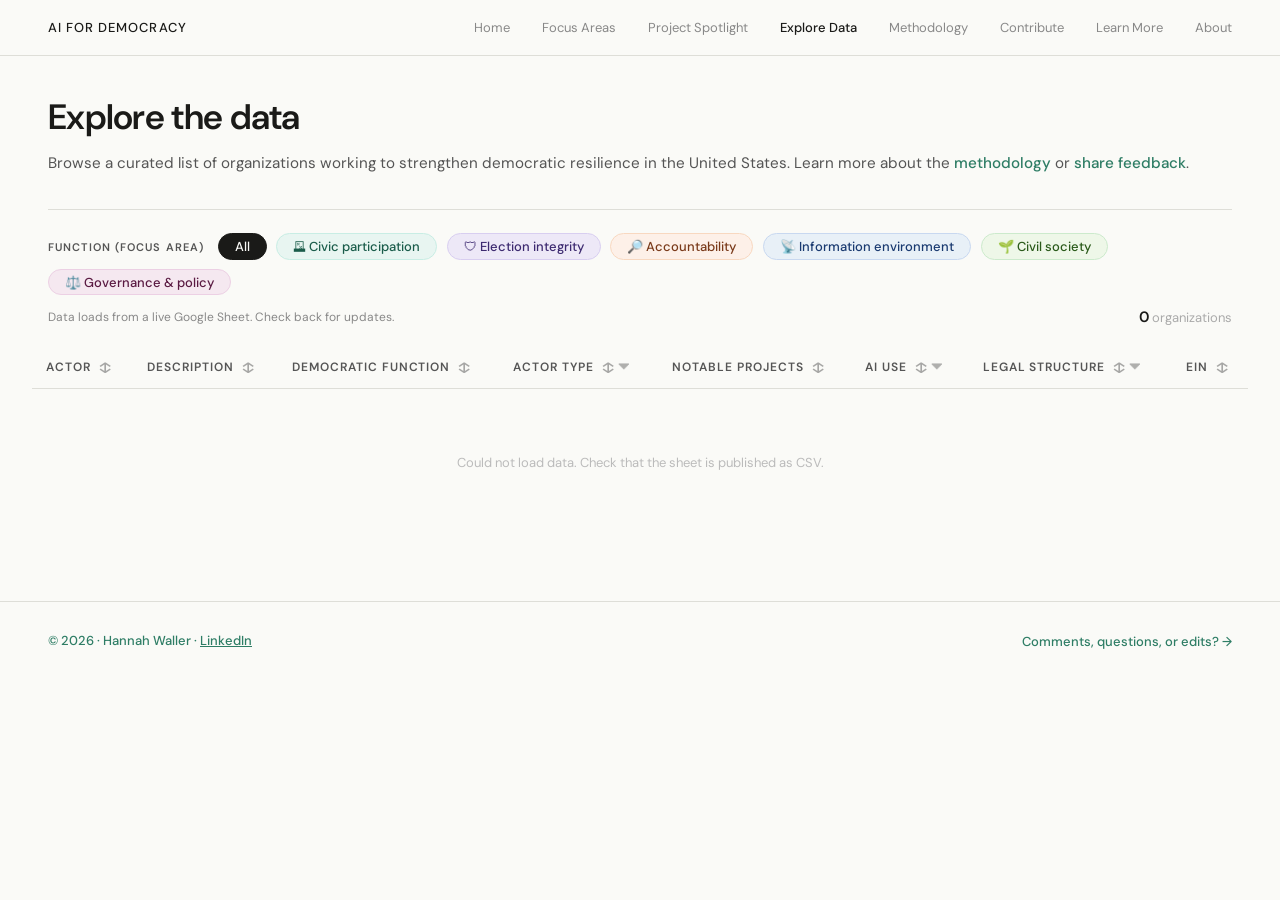
<file: explore.html>
<!DOCTYPE html>
<html>
<head>
<meta charset="UTF-8">
<meta name="viewport" content="width=device-width, initial-scale=1">
<link href="https://fonts.googleapis.com/css2?family=DM+Sans:ital,wght@0,300;0,400;0,500;0,600;1,300;1,400&display=swap" rel="stylesheet">
<style>
  * { box-sizing: border-box; margin: 0; padding: 0; }
  body { font-family: 'DM Sans', sans-serif; background: #FAFAF7; color: #1a1a18; }
  :root { --accent: #2e7d65; --accent-light: #e6f3ee; --accent-mid: #c2dfd5; --accent-dark: #1f5446; }

  nav { display: flex; align-items: center; justify-content: space-between; padding: 0 3rem; height: 56px; background: #FAFAF7; border-bottom: 0.5px solid #deded8; position: sticky; top: 0; z-index: 100; }
  .nav-logo { font-size: 13px; font-weight: 500; letter-spacing: 0.08em; color: #1a1a18; text-transform: uppercase; text-decoration: none; }
  .nav-logo:hover { opacity: 0.75; }
  .nav-links { display: flex; gap: 2rem; }
  .nav-links a { font-size: 13px; color: #888; text-decoration: none; }
  .nav-links a:hover { color: #1a1a18; }
  .nav-links a.active { color: #1a1a18; font-weight: 500; }

  .page-header { padding: 2.5rem 3rem 2rem; max-width: 1600px; margin: 0 auto; }
  .page-header h1 { font-size: clamp(1.5rem, 3vw, 2.2rem); font-weight: 600; line-height: 1.2; color: #1a1a18; letter-spacing: -0.02em; margin-bottom: 0.75rem; }
  .page-header p { font-size: 0.95rem; color: #555; line-height: 1.75; }
  .page-header p a { color: var(--accent); text-decoration: none; font-weight: 500; }
  .page-header p a:hover { text-decoration: underline; }

  .section-divider { height: 0.5px; background: #deded8; margin: 0 3rem; }

  /* Filter area */
  .filter-wrap { padding: 1.5rem 3rem 0; max-width: 1600px; margin: 0 auto; }

  .filter-row { display: flex; align-items: baseline; gap: 0.6rem; flex-wrap: wrap; margin-bottom: 0.75rem; }
  .filter-row-label { font-size: 11px; text-transform: uppercase; letter-spacing: 0.1em; color: #555; font-weight: 600; white-space: nowrap; margin-right: 0.25rem; flex-shrink: 0; }

  .pill { font-family: 'DM Sans', sans-serif; font-size: 13px; font-weight: 500; padding: 0.35rem 1rem; border-radius: 20px; border: 1px solid transparent; cursor: pointer; transition: all 0.15s ease; line-height: 1; }

  /* Neutral pill (All / AI use) */
  .pill-neutral            { background: #efefea; color: #555; border-color: #efefea; }
  .pill-neutral:hover      { background: #e4e4de; border-color: #e4e4de; }
  .pill-neutral.active     { background: #1a1a18; color: #FAFAF7; border-color: #1a1a18; }

  /* Pillar pills — resting state uses pastel bg */
  .pill-p1            { background: #e8f5f1; color: #1a5c4a; border-color: #c8ede4; }
  .pill-p1:hover      { background: #d0ede5; }
  .pill-p1.active     { background: #1a5c4a; color: white; border-color: #1a5c4a; }

  .pill-p2            { background: #ede8f7; color: #3d2a70; border-color: #d8cef0; }
  .pill-p2:hover      { background: #e0d8f0; }
  .pill-p2.active     { background: #3d2a70; color: white; border-color: #3d2a70; }

  .pill-p3            { background: #fdf0e8; color: #7a3a1a; border-color: #f8d8c0; }
  .pill-p3:hover      { background: #f5e4d4; }
  .pill-p3.active     { background: #7a3a1a; color: white; border-color: #7a3a1a; }

  .pill-p4            { background: #e8f0f7; color: #1a3a70; border-color: #c8d8f0; }
  .pill-p4:hover      { background: #d8e4f0; }
  .pill-p4.active     { background: #1a3a70; color: white; border-color: #1a3a70; }

  .pill-p5            { background: #eef7e8; color: #2a5a1a; border-color: #cceacc; }
  .pill-p5:hover      { background: #dff0d8; }
  .pill-p5.active     { background: #2a5a1a; color: white; border-color: #2a5a1a; }

  .pill-p6            { background: #fdf5e4; color: #7a5010; border-color: #f8e8b8; }
  .pill-p6:hover      { background: #f5ecd0; }
  .pill-p6.active     { background: #7a5010; color: white; border-color: #7a5010; }

  .pill-p7            { background: #f5e8f0; color: #5a1a42; border-color: #ecd0e4; }
  .pill-p7:hover      { background: #edd8e8; }
  .pill-p7.active     { background: #5a1a42; color: white; border-color: #5a1a42; }

  .filter-meta { display: flex; align-items: center; justify-content: space-between; margin-bottom: 1.25rem; flex-wrap: wrap; gap: 0.5rem; }
  .filter-count { font-size: 13px; color: #aaa; }
  .filter-count span { color: #1a1a18; font-weight: 600; font-size: 15px; }
  .filter-note { font-size: 12px; color: #888; }

  /* Table */
  .table-wrap { padding: 0 2rem 4rem; max-width: 1600px; margin: 0 auto; overflow-x: auto; }

  table { width: 100%; border-collapse: collapse; font-size: 13px; }
  thead tr { border-bottom: 1.5px solid #deded8; }
  th { text-align: left; font-size: 12px; font-weight: 600; text-transform: uppercase; letter-spacing: 0.08em; color: #555; padding: 0.75rem 0.9rem; white-space: nowrap; cursor: pointer; user-select: none; position: relative; }
  th:hover { color: #1a1a18; }
  th .th-icons { display: inline-flex; align-items: center; gap: 2px; margin-left: 4px; vertical-align: middle; }
  th .sort-arrow { font-size: 15px; opacity: 0.5; line-height: 1; }
  th.sort-active .sort-arrow { opacity: 1; color: var(--accent); }
  th .filter-icon { font-size: 14px; opacity: 0.45; cursor: pointer; line-height: 1; padding: 0 2px; border-radius: 3px; }
  th .filter-icon:hover { opacity: 0.7; background: #efefea; }
  th .filter-icon.filter-active { opacity: 1; color: var(--accent); }

  .col-dropdown { position: absolute; top: 100%; left: 0; background: white; border: 1px solid #deded8; border-radius: 6px; box-shadow: 0 4px 16px rgba(0,0,0,0.1); z-index: 200; min-width: 160px; padding: 0.4rem 0; display: none; }
  .col-dropdown.open { display: block; }
  .col-dropdown button { display: block; width: 100%; text-align: left; font-family: 'DM Sans', sans-serif; font-size: 12px; padding: 0.45rem 1rem; border: none; background: none; cursor: pointer; color: #555; }
  .col-dropdown button:hover { background: #f4f4f0; color: #1a1a18; }
  .col-dropdown button.dd-active { color: var(--accent); font-weight: 600; }

  tbody tr { transition: background 0.1s ease; }
  tbody tr td { padding: 0.8rem 0.9rem; border-bottom: 0.5px solid rgba(0,0,0,0.05); vertical-align: top; line-height: 1.55; }
  tbody tr:last-child td { border-bottom: none; }

  /* Left-accent bar via box-shadow on first cell */
  tbody tr td:first-child { position: relative; }

  /* Banded rows */
  tbody tr:nth-child(even) td { background: #f4f4f0; }
  /* Spotlight deep-link / click selection only (no row hover) */
  tbody tr.row-org-highlight td {
    background: #e6f3ee !important;
    box-shadow: inset 4px 0 0 var(--accent);
  }

  td.col-org { font-weight: 600; color: #1a1a18; min-width: 160px; max-width: 240px; }
  td.col-org a { color: #1a1a18; text-decoration: none; border-bottom: 1px solid #deded8; }
  td.col-org a:hover { border-bottom-color: #1a1a18; }
  td.col-website { white-space: nowrap; }
  td.col-website a { color: var(--accent); text-decoration: none; font-weight: 500; }
  td.col-website a:hover { text-decoration: underline; }
  td.col-desc { color: #555; min-width: 340px; max-width: 500px; }
  td.col-projects { color: #555; max-width: 150px; }
  td.col-projects a { color: var(--accent); text-decoration: underline; font-weight: 500; }
  td.col-ein { color: #555; font-variant-numeric: tabular-nums; white-space: nowrap; max-width: 100px; }
  td.col-legal { color: #666; max-width: 110px; }
  td.col-actor { color: #666; white-space: nowrap; }
  td.col-category { min-width: 180px; max-width: 210px; }

  .cell-tag { display: inline-block; font-size: 10px; font-weight: 500; text-transform: uppercase; letter-spacing: 0.08em; padding: 2px 8px; border-radius: 3px; white-space: normal; margin-bottom: 2px; line-height: 1.4; }
  .tag-p1 { background: #c8ede4; color: #1a5c4a; }
  .tag-p2 { background: #d8cef0; color: #3d2a70; }
  .tag-p3 { background: #f8d8c0; color: #7a3a1a; }
  .tag-p4 { background: #c8d8f0; color: #1a3a70; }
  .tag-p5 { background: #cceacc; color: #2a5a1a; }
  .tag-p6 { background: #f8e8b8; color: #7a5010; }
  .tag-p7 { background: #ecd0e4; color: #5a1a42; }
  .tag-actor { background: #e8e8e4; color: #444; }
  .tag-ai-tool    { background: #cce5ff; color: #004085; }
  .tag-ai-subject { background: #f8d8c0; color: #7a3a1a; }
  .tag-ai-both    { background: #d4edda; color: #155724; }
  .tag-ai-neither { background: #e8e8e4; color: #555; }
  .tag-legal-c3  { background: #d4edda; color: #155724; }
  .tag-legal-dual { background: #d1ecf1; color: #0c5460; }
  .tag-legal-c4  { background: #cce5ff; color: #004085; }
  .tag-legal-fp  { background: #fff3cd; color: #856404; }
  .tag-legal-gov { background: #d6d8db; color: #383d41; }
  .tag-legal-prog { background: #e2d9f3; color: #3d2a70; }
  .tag-legal-other { background: #f0efea; color: #666; }

  .legal-wrap { position: relative; display: inline-block; }
  .legal-wrap.has-details .cell-tag { border-bottom: 1.5px dotted currentColor; cursor: pointer; }
  .legal-detail { display: none; position: absolute; bottom: calc(100% + 6px); left: 0; background: #1a1a18; color: #f5f5f0; font-size: 11px; font-weight: 400; text-transform: none; letter-spacing: 0; line-height: 1.5; padding: 0.5rem 0.75rem; border-radius: 5px; min-width: 220px; max-width: 320px; z-index: 150; box-shadow: 0 4px 12px rgba(0,0,0,0.15); white-space: normal; }
  .legal-detail::after { content: ''; position: absolute; top: 100%; left: 16px; border: 5px solid transparent; border-top-color: #1a1a18; }
  .legal-wrap.open .legal-detail { display: block; }
  .legal-wrap.has-details:hover .legal-detail { display: block; }

  .empty-state { text-align: center; padding: 4rem 0; color: #bbb; font-size: 13px; }

  footer { padding: 1.75rem 3rem; border-top: 0.5px solid #deded8; display: flex; justify-content: space-between; align-items: center; flex-wrap: wrap; gap: 1rem; background: #FAFAF7; }
  footer p { font-size: 13px; color: var(--accent); font-weight: 500; }
  .footer-right a { font-size: 13px; color: var(--accent); text-decoration: none; font-weight: 500; }
  .footer-right a:hover { text-decoration: underline; }
</style>
<link rel="stylesheet" href="responsive.css">
</head>
<body>

<nav>
  <button type="button" class="nav-toggle" aria-expanded="false" aria-controls="site-nav-menu" aria-label="Open menu">
    <span class="nav-toggle-bar" aria-hidden="true"></span>
    <span class="nav-toggle-bar" aria-hidden="true"></span>
    <span class="nav-toggle-bar" aria-hidden="true"></span>
  </button>
  <a class="nav-logo" href="index.html">AI for Democracy</a>
  <div class="nav-links" id="site-nav-menu">
    <a href="index.html">Home</a>
    <a href="pillars.html">Focus Areas</a>
    <a href="project-spotlight.html">Project Spotlight</a>
    <a href="explore.html" class="active">Explore Data</a>
    <a href="methodology.html">Methodology</a>
    <a href="contribute.html">Contribute</a>
    <a href="learn-more.html">Learn More</a>
    <a href="about.html">About</a>
  </div>
</nav>

<div class="page-header">
  <h1>Explore the data</h1>
  <p>Browse a curated list of organizations working to strengthen democratic resilience in the United States. Learn more about the <a href="methodology.html">methodology</a> or <a href="contribute.html">share feedback</a>.</p>
</div>

<div class="section-divider"></div>

<div class="filter-wrap">
  <div class="filter-row">
    <span class="filter-row-label">Function (focus area)</span>
    <button class="pill pill-neutral active" data-filter="category" data-value="">All</button>
    <button class="pill pill-p1" data-filter="category" data-value="civic participation & deliberation">🗳 Civic participation</button>
    <button class="pill pill-p2" data-filter="category" data-value="election integrity">🛡 Election integrity</button>
    <button class="pill pill-p3" data-filter="category" data-value="accountability & transparency">🔎 Accountability</button>
    <button class="pill pill-p4" data-filter="category" data-value="information environment & epistemics">📡 Information environment</button>
    <button class="pill pill-p5" data-filter="category" data-value="civil society capacity">🌱 Civil society</button>
    <button class="pill pill-p7" data-filter="category" data-value="governance & policy">⚖️ Governance &amp; policy</button>
  </div>
  <div class="filter-meta">
    <p class="filter-note">Data loads from a live Google Sheet. Check back for updates.</p>
    <div class="filter-count"><span id="rowCount">0</span> organizations</div>
  </div>
</div>

<div class="table-wrap">
  <table id="dataTable">
    <thead>
      <tr>
        <th data-sort="0">Actor <span class="th-icons"><span class="sort-arrow">↕</span></span></th>
        <th data-sort="4">Description <span class="th-icons"><span class="sort-arrow">↕</span></span></th>
        <th data-sort="3">Democratic Function <span class="th-icons"><span class="sort-arrow">↕</span></span></th>
        <th data-sort="2">Actor Type <span class="th-icons"><span class="sort-arrow">↕</span></span><span class="filter-icon" data-dropdown="actor">⏷</span>
          <div class="col-dropdown" id="dd-actor">
            <button class="dd-active" data-filter="actor" data-value="">All</button>
            <button data-filter="actor" data-value="organization">Organization</button>
            <button data-filter="actor" data-value="coalition">Coalition</button>
            <button data-filter="actor" data-value="academia">Academia</button>
            <button data-filter="actor" data-value="project">Project</button>
          </div>
        </th>
        <th data-sort="5">Notable Projects <span class="th-icons"><span class="sort-arrow">↕</span></span></th>
        <th data-sort="7">AI Use <span class="th-icons"><span class="sort-arrow">↕</span></span><span class="filter-icon" data-dropdown="ai">⏷</span>
          <div class="col-dropdown" id="dd-ai">
            <button class="dd-active" data-filter="ai" data-value="">All</button>
            <button data-filter="ai" data-value="tool">Tool</button>
            <button data-filter="ai" data-value="subject">Subject</button>
            <button data-filter="ai" data-value="both">Both</button>
            <button data-filter="ai" data-value="neither">Neither</button>
          </div>
        </th>
        <th data-sort="8" style="white-space:normal; min-width:90px;">Legal Structure <span class="th-icons"><span class="sort-arrow">↕</span></span><span class="filter-icon" data-dropdown="legal">⏷</span>
          <div class="col-dropdown" id="dd-legal">
            <button class="dd-active" data-filter="legal" data-value="">All</button>
            <button data-filter="legal" data-value="501(c)(3)">501(c)(3)</button>
            <button data-filter="legal" data-value="501(c)(3) and 501(c)(4)">501(c)(3) and 501(c)(4)</button>
            <button data-filter="legal" data-value="for-profit">For-profit</button>
            <button data-filter="legal" data-value="government">Government</button>
            <button data-filter="legal" data-value="program within">Program within a 501(c)(3)</button>
          </div>
        </th>
        <th data-sort="9">EIN <span class="th-icons"><span class="sort-arrow">↕</span></span></th>
      </tr>
    </thead>
    <tbody id="tableBody">
      <tr><td colspan="8" class="empty-state">No data loaded yet.</td></tr>
    </tbody>
  </table>
</div>

<footer>
  <p>© 2026 · Hannah Waller · <a href="https://www.linkedin.com/in/hannahmwaller/" target="_blank" style="color: var(--accent); text-decoration: underline;">LinkedIn</a></p>
  <div class="footer-right">
    <a href="contribute.html">Comments, questions, or edits? →</a>
  </div>
</footer>

<script src="explore-data.js"></script>
<script>
function getLegalTagClass(legal) {
  const l = legal.toLowerCase();
  if (l.includes('501(c)(3) and 501(c)(4)')) return 'tag-legal-dual';
  if (l.includes('501(c)(3)')) return 'tag-legal-c3';
  if (l.includes('501(c)(4)')) return 'tag-legal-c4';
  if (l.includes('501(c)(6)')) return 'tag-legal-c4';
  if (l.includes('for-profit')) return 'tag-legal-fp';
  if (l.includes('government')) return 'tag-legal-gov';
  if (l.includes('program within')) return 'tag-legal-prog';
  return 'tag-legal-other';
}

function getAiTagClass(aiUse) {
  const a = aiUse.toLowerCase();
  if (a === 'both') return 'tag-ai-both';
  if (a === 'tool') return 'tag-ai-tool';
  if (a === 'subject') return 'tag-ai-subject';
  return 'tag-ai-neither';
}

function normalizeOrgName(s) {
  return String(s || '').toLowerCase().replace(/\s+/g, ' ').trim();
}

function orgNamesMatch(a, b) {
  const na = normalizeOrgName(a);
  const nb = normalizeOrgName(b);
  if (!na || !nb) return false;
  if (na === nb) return true;
  return na.includes(nb) || nb.includes(na);
}

function resetFiltersToAll() {
  activeCategory = '';
  activeActor = '';
  activeAI = '';
  activeLegal = '';
  document.querySelectorAll('.pill[data-filter="category"]').forEach(p => {
    p.classList.toggle('active', (p.dataset.value || '') === '');
  });
  document.querySelectorAll('.col-dropdown').forEach(dd => {
    dd.querySelectorAll('button').forEach(b => b.classList.remove('dd-active'));
    const allBtn = dd.querySelector('button[data-value=""]');
    if (allBtn) allBtn.classList.add('dd-active');
    const icon = dd.parentElement && dd.parentElement.querySelector('.filter-icon');
    if (icon) icon.classList.remove('filter-active');
  });
}

function findOrgRowInTable(wantDecoded) {
  const tbody = document.getElementById('tableBody');
  if (!tbody) return null;
  const rows = tbody.querySelectorAll('tr[data-org-name]');
  for (const tr of rows) {
    const name = tr.getAttribute('data-org-name') || '';
    if (orgNamesMatch(name, wantDecoded)) return tr;
  }
  return null;
}

/** Persists until click outside the row or Escape (see listeners below). */
let orgHighlightRow = null;

function clearOrgRowHighlight() {
  if (orgHighlightRow) {
    orgHighlightRow.classList.remove('row-org-highlight');
    orgHighlightRow = null;
  }
}

let orgScrollAttempted = false;

function scrollToOrgFromUrlIfNeeded() {
  const params = new URLSearchParams(window.location.search);
  const raw = params.get('org');
  if (!raw) return;
  const decoded = decodeURIComponent(raw);
  let tr = findOrgRowInTable(decoded);
  if (!tr && !orgScrollAttempted && (activeCategory || activeActor || activeAI || activeLegal)) {
    orgScrollAttempted = true;
    resetFiltersToAll();
    applyFilters();
    tr = findOrgRowInTable(decoded);
  }
  if (!tr) return;
  clearOrgRowHighlight();
  orgHighlightRow = tr;
  tr.classList.add('row-org-highlight');
  tr.scrollIntoView({ behavior: 'smooth', block: 'center' });
}

document.addEventListener('click', function (e) {
  if (!orgHighlightRow) return;
  if (orgHighlightRow.contains(e.target)) return;
  clearOrgRowHighlight();
});

document.addEventListener('keydown', function (e) {
  if (e.key === 'Escape') clearOrgRowHighlight();
});

(function () {
  const tb = document.getElementById('tableBody');
  if (!tb) return;
  tb.addEventListener('click', function (e) {
    const tr = e.target.closest('tr[data-org-name]');
    if (!tr) return;
    if (e.target.closest('a[href]')) return;
    clearOrgRowHighlight();
    orgHighlightRow = tr;
    tr.classList.add('row-org-highlight');
  });
})();

let allRows = [];
let activeCategory = '';
let activeActor = '';
let activeAI = '';
let activeLegal = '';
let sortCol = null;
let sortAsc = true;

function renderTable(rows) {
  clearOrgRowHighlight();
  document.getElementById('rowCount').textContent = rows.length;
  const tbody = document.getElementById('tableBody');

  if (!rows.length) {
    tbody.innerHTML = '<tr><td colspan="8" class="empty-state">No matching organizations.</td></tr>';
    return;
  }

  tbody.innerHTML = rows.map(row => {
    const category = row[COL.CATEGORY] || '';
    const { cls, rowCls } = getPillarInfo(category);

    const website = row[COL.WEBSITE] || '';

    const categoryTags = category
      ? category.split(',').map(c => {
          const trimmed = c.trim();
          const info = getPillarInfo(trimmed);
          return `<span class="cell-tag tag-${info.cls}">${escapeHtml(trimmed)}</span>`;
        }).join(' ')
      : '—';

    const aiUse = row[COL.AI_USE] || '';
    const aiCell = aiUse ? `<span class="cell-tag ${getAiTagClass(aiUse)}">${escapeHtml(aiUse)}</span>` : '—';

    const orgName = escapeHtml(row[COL.ORG] || '');
    const orgCell = website ? `<a href="${escapeAttr(website)}" target="_blank" rel="noopener">${orgName}</a>` : orgName;

    const projectsRaw = row[COL.PROJECTS] || '';
    const projectUrlsRaw = row[COL.PROJECT_URL] || '';
    const projectNames = projectsRaw ? projectsRaw.split(';').map(s => s.trim()) : [];
    const projectUrls = projectUrlsRaw ? projectUrlsRaw.split(';').map(s => s.trim()) : [];
    const projectsCell = projectNames.length
      ? projectNames.map((name, i) => {
          const url = projectUrls[i] || '';
          return url
            ? `<a href="${escapeAttr(url)}" target="_blank" rel="noopener">${escapeHtml(name)}</a>`
            : escapeHtml(name);
        }).join('; ')
      : '—';

    const legal = row[COL.LEGAL] || '';
    const legalDetails = row[COL.LEGAL_DETAILS] || '';
    let legalCell = '—';
    if (legal) {
      const hasDetails = legalDetails.trim() !== '';
      const detailHtml = hasDetails ? `<div class="legal-detail">${escapeHtml(legalDetails)}</div>` : '';
      legalCell = `<span class="legal-wrap${hasDetails ? ' has-details' : ''}"><span class="cell-tag ${getLegalTagClass(legal)}">${escapeHtml(legal)}</span>${detailHtml}</span>`;
    }

    return `<tr class="${rowCls}" data-org-name="${escapeAttr(row[COL.ORG] || '')}">
      <td class="col-org">${orgCell}</td>
      <td class="col-desc">${escapeHtml(row[COL.DESC] || '')}</td>
      <td class="col-category">${categoryTags}</td>
      <td class="col-actor">${row[COL.ACTOR] ? `<span class="cell-tag tag-actor">${escapeHtml(row[COL.ACTOR])}</span>` : '—'}</td>
      <td class="col-projects">${projectsCell}</td>
      <td>${aiCell}</td>
      <td class="col-legal">${legalCell}</td>
      <td class="col-ein">${escapeHtml(row[COL.EIN] || '')}</td>
    </tr>`;
  }).join('');
}

function applyFilters() {
  const filtered = allRows.filter(row => {
    const rowCat   = (row[COL.CATEGORY] || '').toLowerCase();
    const rowActor = (row[COL.ACTOR]    || '').toLowerCase();
    const rowAI    = (row[COL.AI_USE]   || '').toLowerCase();
    const rowLegal = (row[COL.LEGAL]    || '').toLowerCase();
    return (!activeCategory || rowCat.includes(activeCategory))
        && (!activeActor    || rowActor === activeActor)
        && (!activeAI       || rowAI    === activeAI)
        && (!activeLegal    || rowLegal.includes(activeLegal));
  });
  if (sortCol !== null) {
    filtered.sort((a, b) => {
      const va = (a[sortCol] || '').toLowerCase();
      const vb = (b[sortCol] || '').toLowerCase();
      return sortAsc ? va.localeCompare(vb) : vb.localeCompare(va);
    });
  }
  renderTable(filtered);
}

// Pill click handling (top Function row)
document.querySelectorAll('.pill').forEach(pill => {
  pill.addEventListener('click', () => {
    const filter = pill.dataset.filter;
    document.querySelectorAll(`.pill[data-filter="${filter}"]`).forEach(p => p.classList.remove('active'));
    pill.classList.add('active');
    if (filter === 'category') {
      activeCategory = pill.dataset.value;
      if (!activeCategory) {
        sortCol = 0;
        sortAsc = true;
        document.querySelectorAll('th[data-sort]').forEach(h => {
          h.classList.remove('sort-active');
          h.querySelector('.sort-arrow').textContent = '↕';
        });
      }
    }
    applyFilters();
  });
});

// Dropdown filter toggle
document.querySelectorAll('.filter-icon').forEach(icon => {
  icon.addEventListener('click', (e) => {
    e.stopPropagation();
    const ddId = 'dd-' + icon.dataset.dropdown;
    const dd = document.getElementById(ddId);
    document.querySelectorAll('.col-dropdown.open').forEach(d => { if (d !== dd) d.classList.remove('open'); });
    dd.classList.toggle('open');
  });
});

// Dropdown filter selection
document.querySelectorAll('.col-dropdown button').forEach(btn => {
  btn.addEventListener('click', (e) => {
    e.stopPropagation();
    const filter = btn.dataset.filter;
    const dd = btn.closest('.col-dropdown');
    dd.querySelectorAll('button').forEach(b => b.classList.remove('dd-active'));
    btn.classList.add('dd-active');
    dd.classList.remove('open');
    const icon = dd.parentElement.querySelector('.filter-icon');
    if (btn.dataset.value) { icon.classList.add('filter-active'); }
    else { icon.classList.remove('filter-active'); }
    if (filter === 'actor') activeActor = btn.dataset.value;
    if (filter === 'ai')    activeAI    = btn.dataset.value;
    if (filter === 'legal') activeLegal = btn.dataset.value;
    applyFilters();
  });
});

// Close dropdowns and legal popups when clicking elsewhere
document.addEventListener('click', (e) => {
  document.querySelectorAll('.col-dropdown.open').forEach(d => d.classList.remove('open'));
  if (!e.target.closest('.legal-wrap')) {
    document.querySelectorAll('.legal-wrap.open').forEach(w => w.classList.remove('open'));
  }
});

// Legal detail popup toggle (delegated since rows are dynamic)
document.getElementById('tableBody').addEventListener('click', (e) => {
  const wrap = e.target.closest('.legal-wrap.has-details');
  if (!wrap) return;
  e.stopPropagation();
  const wasOpen = wrap.classList.contains('open');
  document.querySelectorAll('.legal-wrap.open').forEach(w => w.classList.remove('open'));
  if (!wasOpen) wrap.classList.add('open');
});

// Column sort handling
document.querySelectorAll('th[data-sort]').forEach(th => {
  th.addEventListener('click', (e) => {
    if (e.target.closest('.filter-icon') || e.target.closest('.col-dropdown')) return;
    const col = parseInt(th.dataset.sort);
    if (sortCol === col) { sortAsc = !sortAsc; }
    else { sortCol = col; sortAsc = true; }
    document.querySelectorAll('th[data-sort]').forEach(h => {
      h.classList.remove('sort-active');
      h.querySelector('.sort-arrow').textContent = '↕';
    });
    th.classList.add('sort-active');
    th.querySelector('.sort-arrow').textContent = sortAsc ? '↑' : '↓';
    applyFilters();
  });
});

function initCategoryFromUrl() {
  const params = new URLSearchParams(window.location.search);
  const cat = params.get('category');
  if (!cat) return;
  activeCategory = decodeURIComponent(cat).trim().toLowerCase();
  let matched = false;
  document.querySelectorAll('.pill[data-filter="category"]').forEach(p => {
    p.classList.remove('active');
    const v = (p.dataset.value || '').toLowerCase();
    if (v === activeCategory) {
      p.classList.add('active');
      matched = true;
    }
  });
  if (!matched) {
    var neutralPill = document.querySelector('.pill[data-filter="category"][data-value=""]');
    if (neutralPill) neutralPill.classList.remove('active');
  }
}

async function loadData() {
  if (!SHEET_CSV_URL) return;
  try {
    const res = await fetch(SHEET_CSV_URL);
    if (!res.ok) throw new Error(`HTTP ${res.status}`);
    const text = await res.text();
    allRows = parseCSV(text).slice(1);
    orgScrollAttempted = false;
    initCategoryFromUrl();
    applyFilters();
    scrollToOrgFromUrlIfNeeded();
  } catch (e) {
    document.getElementById('tableBody').innerHTML =
      `<tr><td colspan="8" class="empty-state">Could not load data. Check that the sheet is published as CSV.</td></tr>`;
  }
}

loadData();
</script>

<script src="nav.js" defer></script>
</body>
</html>
</file>
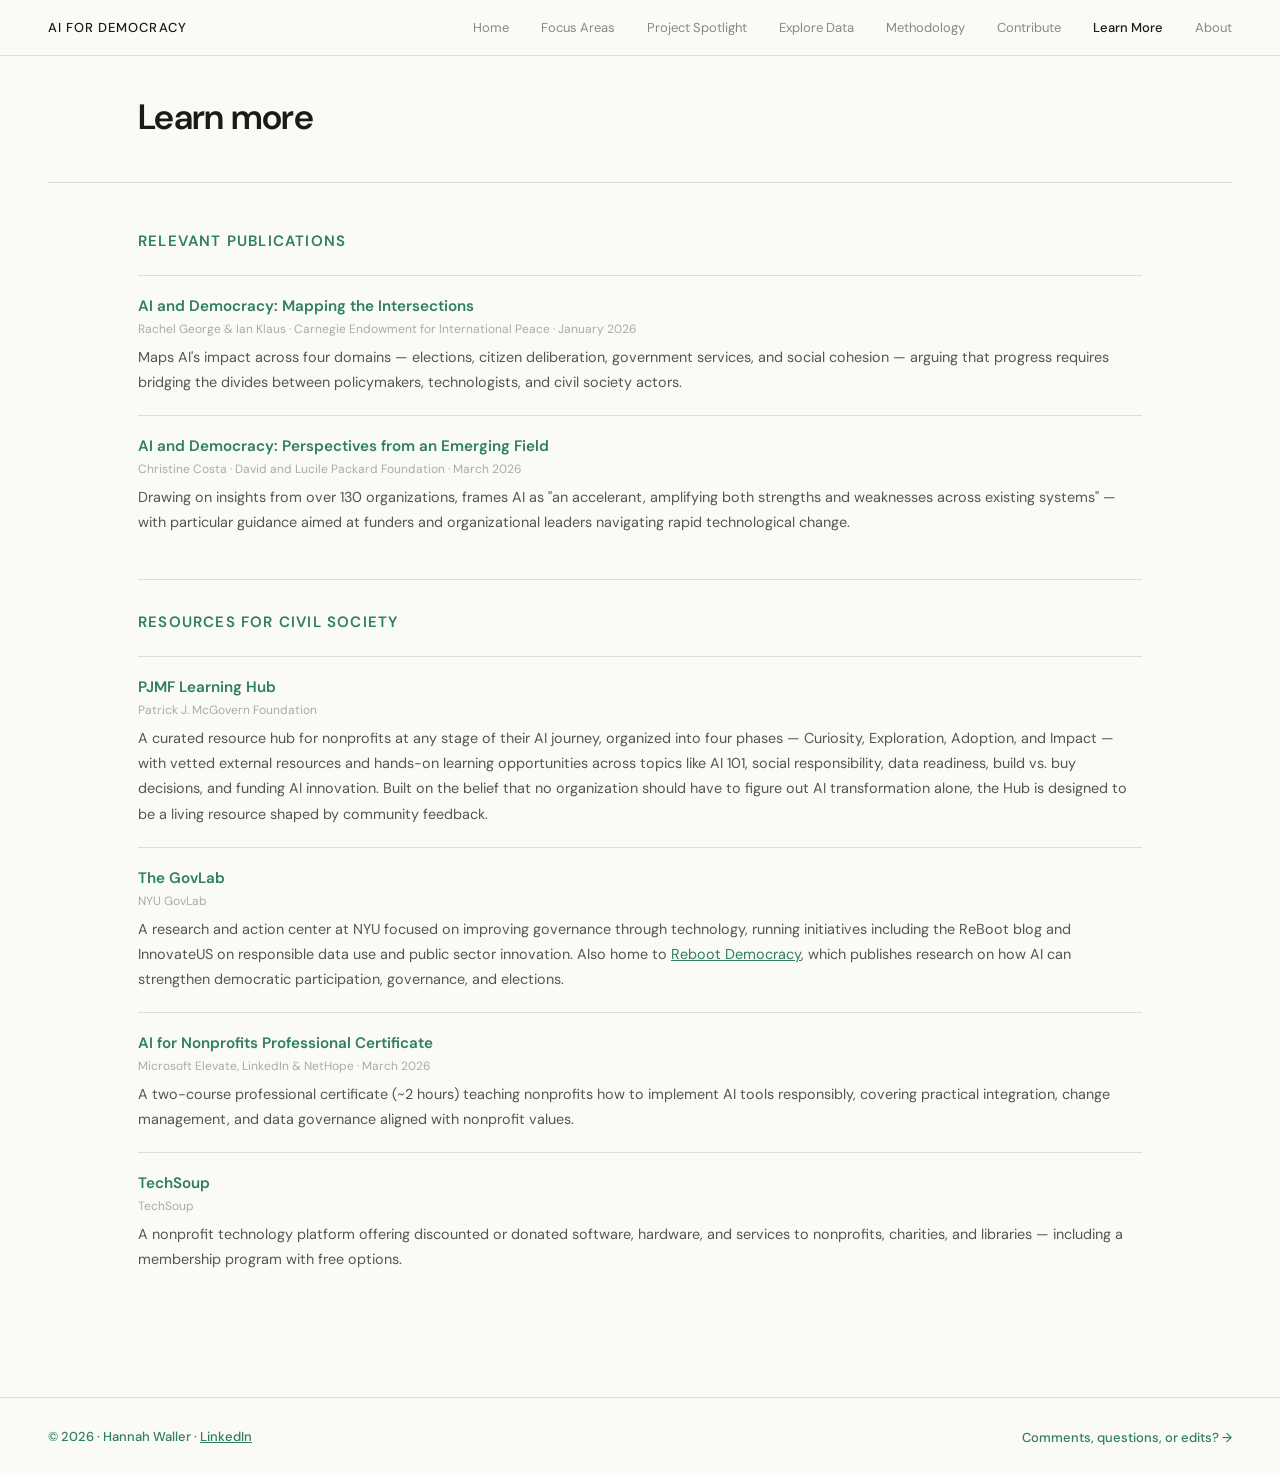
<file: learn-more.html>
<!DOCTYPE html>
<html>
<head>
<meta charset="UTF-8">
<meta name="viewport" content="width=device-width, initial-scale=1">
<link href="https://fonts.googleapis.com/css2?family=DM+Sans:ital,wght@0,300;0,400;0,500;0,600;1,300;1,400&display=swap" rel="stylesheet">
<style>
  * { box-sizing: border-box; margin: 0; padding: 0; }
  body { font-family: 'DM Sans', sans-serif; background: #FAFAF7; color: #1a1a18; }
  :root { --accent: #2e7d65; --accent-light: #e6f3ee; --accent-mid: #c2dfd5; --accent-dark: #1f5446; }

  nav { display: flex; align-items: center; justify-content: space-between; padding: 0 3rem; height: 56px; background: #FAFAF7; border-bottom: 0.5px solid #deded8; position: sticky; top: 0; z-index: 100; }
  .nav-logo { font-size: 13px; font-weight: 500; letter-spacing: 0.08em; color: #1a1a18; text-transform: uppercase; text-decoration: none; }
  .nav-logo:hover { opacity: 0.75; }
  .nav-links { display: flex; gap: 2rem; }
  .nav-links a { font-size: 13px; color: #888; text-decoration: none; }
  .nav-links a:hover { color: #1a1a18; }
  .nav-links a.active { color: #1a1a18; font-weight: 500; }

  .page-header { padding: 2.5rem 3rem 2rem; max-width: 1100px; margin: 0 auto; }
  .page-header h1 { font-size: clamp(1.5rem, 3vw, 2.2rem); font-weight: 600; line-height: 1.2; color: #1a1a18; letter-spacing: -0.02em; margin-bottom: 0.75rem; }
  .page-header p { font-size: 0.95rem; color: #555; line-height: 1.75; }

  .section-divider { height: 0.5px; background: #deded8; margin: 0 3rem; }

  .content { max-width: 1100px; margin: 0 auto; padding: 0 3rem 5rem; }

  .resource-section { padding-top: 3rem; padding-bottom: 1.5rem; }
  .resource-section + .resource-section { border-top: 0.5px solid #deded8; margin-top: 0; padding-top: 2rem; }

  .section-label { font-size: 15px; text-transform: uppercase; letter-spacing: 0.08em; color: var(--accent); font-weight: 600; margin-bottom: 1.5rem; }

  .reading-list { display: flex; flex-direction: column; }

  .reading-entry { padding: 1.25rem 0; border-bottom: 0.5px solid #deded8; }
  .reading-entry:first-child { border-top: 0.5px solid #deded8; }
  .reading-entry:last-child { border-bottom: none; }

  .reading-title { font-size: 0.95rem; font-weight: 600; margin-bottom: 0.3rem; }
  .reading-title a { color: var(--accent); text-decoration: none; }
  .reading-title a:hover { text-decoration: underline; }

  .reading-meta { font-size: 12px; color: #aaa; margin-bottom: 0.5rem; }
  .reading-meta span + span::before { content: ' · '; }

  .reading-desc { font-size: 0.9rem; color: #555; line-height: 1.75; }

  footer { padding: 1.75rem 3rem; border-top: 0.5px solid #deded8; display: flex; justify-content: space-between; align-items: center; flex-wrap: wrap; gap: 1rem; background: #FAFAF7; }
  footer p { font-size: 13px; color: var(--accent); font-weight: 500; }
  .footer-right a { font-size: 13px; color: var(--accent); text-decoration: none; font-weight: 500; }
  .footer-right a:hover { text-decoration: underline; }
</style>
<link rel="stylesheet" href="responsive.css">
</head>
<body>

<nav>
  <button type="button" class="nav-toggle" aria-expanded="false" aria-controls="site-nav-menu" aria-label="Open menu">
    <span class="nav-toggle-bar" aria-hidden="true"></span>
    <span class="nav-toggle-bar" aria-hidden="true"></span>
    <span class="nav-toggle-bar" aria-hidden="true"></span>
  </button>
  <a class="nav-logo" href="index.html">AI for Democracy</a>
  <div class="nav-links" id="site-nav-menu">
    <a href="index.html">Home</a>
    <a href="pillars.html">Focus Areas</a>
    <a href="project-spotlight.html">Project Spotlight</a>
    <a href="explore.html">Explore Data</a>
    <a href="methodology.html">Methodology</a>
    <a href="contribute.html">Contribute</a>
    <a href="learn-more.html" class="active">Learn More</a>
    <a href="about.html">About</a>
  </div>
</nav>

<div class="page-header">
  <h1>Learn more</h1>
</div>

<div class="section-divider"></div>

<div class="content">

  <div class="resource-section">
    <p class="section-label">Relevant publications</p>
    <div class="reading-list">

      <div class="reading-entry">
        <div class="reading-title"><a href="https://carnegieendowment.org/research/2026/01/ai-and-democracy-mapping-the-intersections" target="_blank">AI and Democracy: Mapping the Intersections</a></div>
        <div class="reading-meta"><span>Rachel George &amp; Ian Klaus</span><span>Carnegie Endowment for International Peace</span><span>January 2026</span></div>
        <div class="reading-desc">Maps AI's impact across four domains — elections, citizen deliberation, government services, and social cohesion — arguing that progress requires bridging the divides between policymakers, technologists, and civil society actors.</div>
      </div>

      <div class="reading-entry">
        <div class="reading-title"><a href="https://www.packard.org/insights/publication/ai-and-democracy-perspectives-from-an-emerging-field/" target="_blank">AI and Democracy: Perspectives from an Emerging Field</a></div>
        <div class="reading-meta"><span>Christine Costa</span><span>David and Lucile Packard Foundation</span><span>March 2026</span></div>
        <div class="reading-desc">Drawing on insights from over 130 organizations, frames AI as "an accelerant, amplifying both strengths and weaknesses across existing systems" — with particular guidance aimed at funders and organizational leaders navigating rapid technological change.</div>
      </div>


    </div>
  </div>

  <div class="resource-section">
    <p class="section-label">Resources for civil society</p>
    <div class="reading-list">

      <div class="reading-entry">
        <div class="reading-title"><a href="https://learn.mcgovern.org/" target="_blank">PJMF Learning Hub</a></div>
        <div class="reading-meta"><span>Patrick J. McGovern Foundation</span></div>
        <div class="reading-desc">A curated resource hub for nonprofits at any stage of their AI journey, organized into four phases — Curiosity, Exploration, Adoption, and Impact — with vetted external resources and hands-on learning opportunities across topics like AI 101, social responsibility, data readiness, build vs. buy decisions, and funding AI innovation. Built on the belief that no organization should have to figure out AI transformation alone, the Hub is designed to be a living resource shaped by community feedback.</div>
      </div>

      <div class="reading-entry">
        <div class="reading-title"><a href="https://thegovlab.org/" target="_blank">The GovLab</a></div>
        <div class="reading-meta"><span>NYU GovLab</span></div>
        <div class="reading-desc">A research and action center at NYU focused on improving governance through technology, running initiatives including the ReBoot blog and InnovateUS on responsible data use and public sector innovation. Also home to <a href="https://rebootdemocracy.ai/" target="_blank" style="color: var(--accent);">Reboot Democracy</a>, which publishes research on how AI can strengthen democratic participation, governance, and elections.</div>
      </div>

      <div class="reading-entry">
        <div class="reading-title"><a href="https://www.linkedin.com/learning/paths/ai-for-nonprofits-professional-certificate-by-microsoft-elevate-linkedin-and-nethope" target="_blank">AI for Nonprofits Professional Certificate</a></div>
        <div class="reading-meta"><span>Microsoft Elevate, LinkedIn &amp; NetHope</span><span>March 2026</span></div>
        <div class="reading-desc">A two-course professional certificate (~2 hours) teaching nonprofits how to implement AI tools responsibly, covering practical integration, change management, and data governance aligned with nonprofit values.</div>
      </div>

      <div class="reading-entry">
        <div class="reading-title"><a href="https://www.techsoup.org/" target="_blank">TechSoup</a></div>
        <div class="reading-meta"><span>TechSoup</span></div>
        <div class="reading-desc">A nonprofit technology platform offering discounted or donated software, hardware, and services to nonprofits, charities, and libraries — including a membership program with free options.</div>
      </div>


    </div>
  </div>

</div>

<footer>
  <p>© 2026 · Hannah Waller · <a href="https://www.linkedin.com/in/hannahmwaller/" target="_blank" style="color: var(--accent); text-decoration: underline;">LinkedIn</a></p>
  <div class="footer-right">
    <a href="contribute.html">Comments, questions, or edits? →</a>
  </div>
</footer>

<script src="nav.js" defer></script>
</body>
</html>
</file>
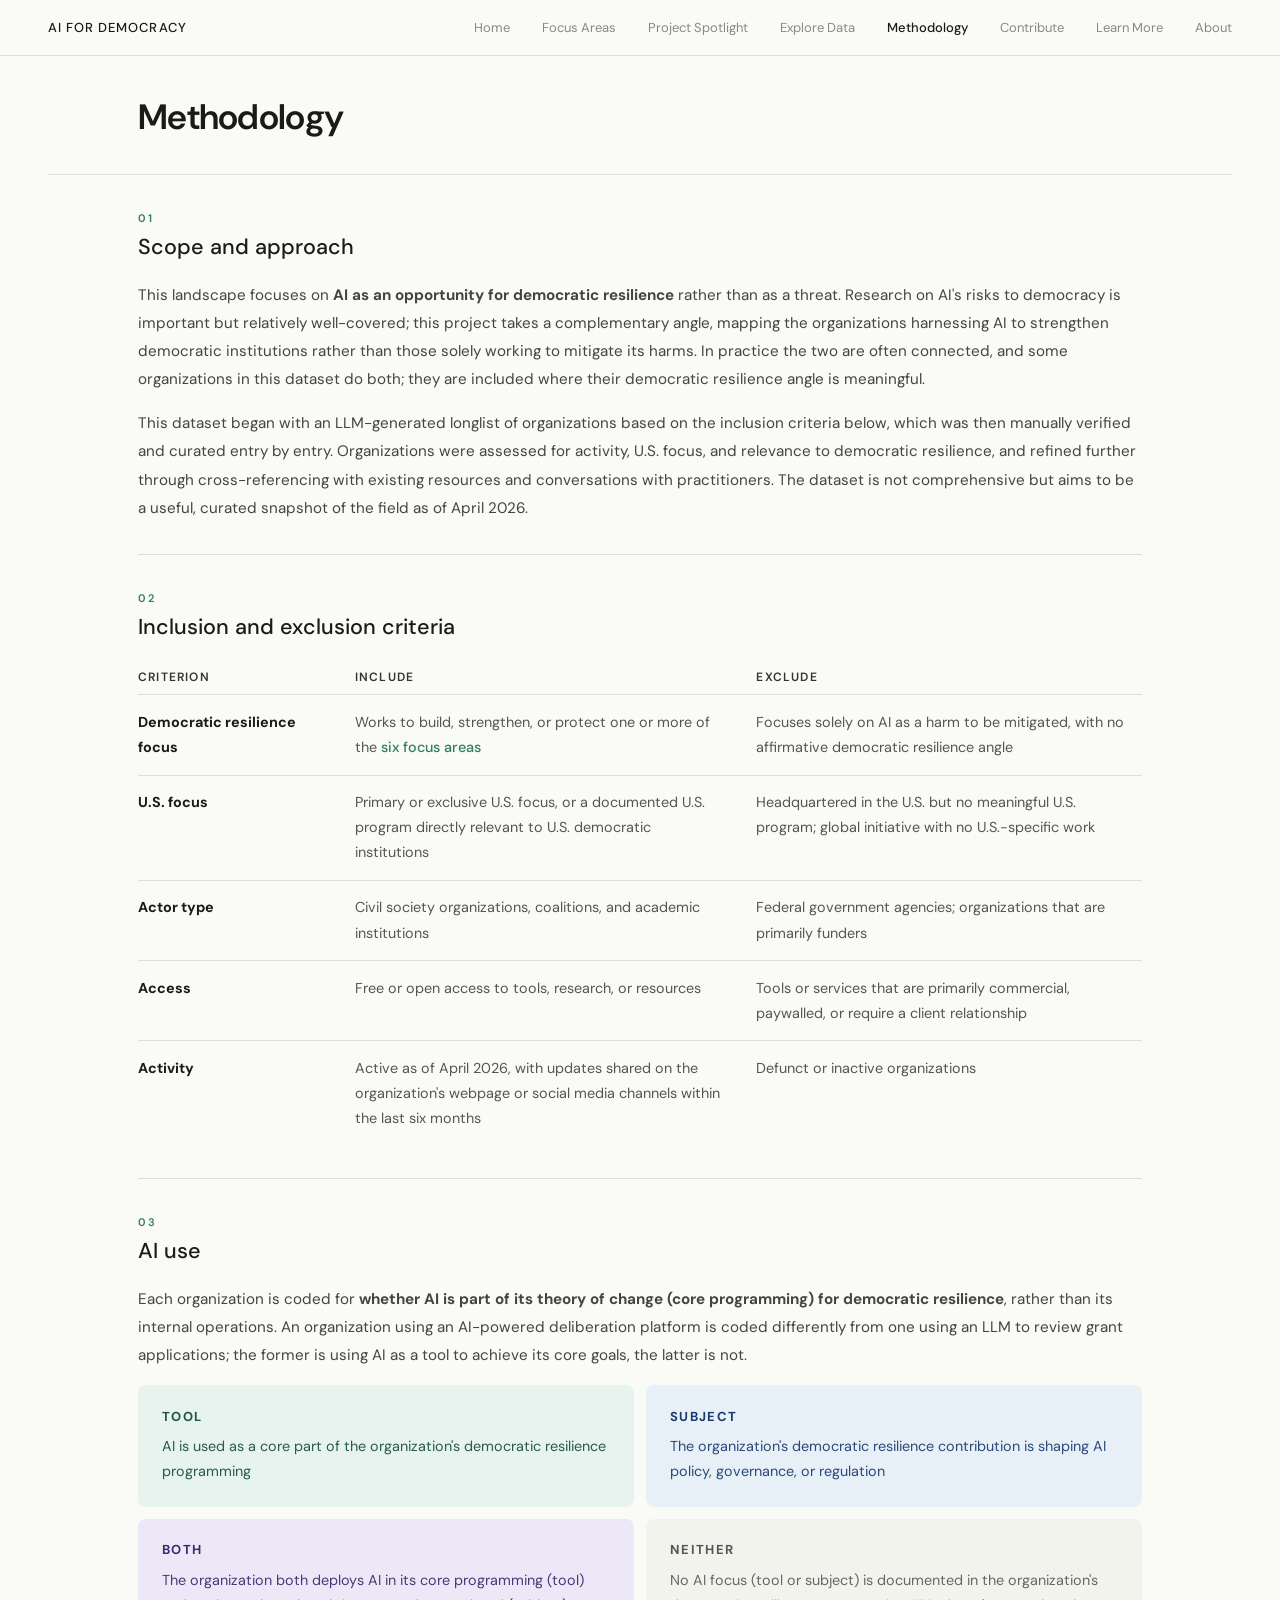
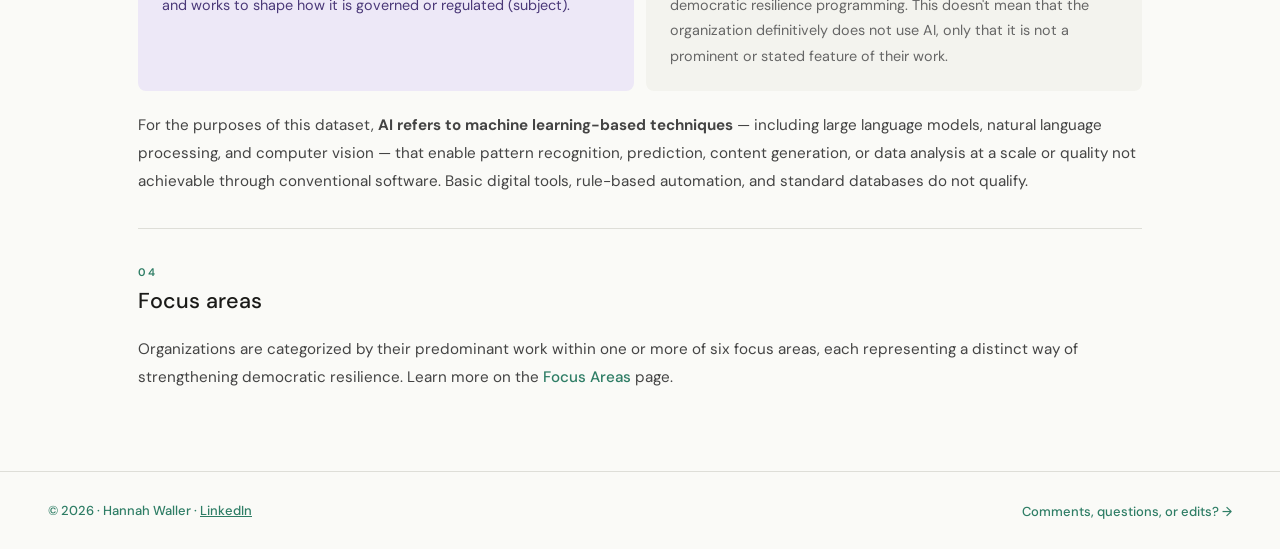
<file: methodology.html>
<!DOCTYPE html>
<html>
<head>
<meta charset="UTF-8">
<meta name="viewport" content="width=device-width, initial-scale=1">
<link href="https://fonts.googleapis.com/css2?family=DM+Sans:ital,wght@0,300;0,400;0,500;0,600;1,300;1,400&display=swap" rel="stylesheet">
<style>
  * { box-sizing: border-box; margin: 0; padding: 0; }
  body { font-family: 'DM Sans', sans-serif; background: #FAFAF7; color: #1a1a18; }
  :root { --accent: #2e7d65; --accent-light: #e6f3ee; --accent-mid: #c2dfd5; --accent-dark: #1f5446; }

  nav { display: flex; align-items: center; justify-content: space-between; padding: 0 3rem; height: 56px; background: #FAFAF7; border-bottom: 0.5px solid #deded8; position: sticky; top: 0; z-index: 100; }
  .nav-logo { font-size: 13px; font-weight: 500; letter-spacing: 0.08em; color: #1a1a18; text-transform: uppercase; text-decoration: none; }
  .nav-logo:hover { opacity: 0.75; }
  .nav-links { display: flex; gap: 2rem; }
  .nav-links a { font-size: 13px; color: #888; text-decoration: none; }
  .nav-links a:hover { color: #1a1a18; }
  .nav-links a.active { color: #1a1a18; font-weight: 500; }

  .page-header { padding: 2.5rem 3rem 1.5rem; max-width: 1100px; margin: 0 auto; }
  .page-header h1 { font-size: clamp(1.5rem, 3vw, 2.2rem); font-weight: 600; line-height: 1.2; color: #1a1a18; letter-spacing: -0.02em; margin-bottom: 0.75rem; }
  .page-header p { font-size: 0.95rem; color: #555; line-height: 1.75; }

  .section-divider { height: 0.5px; background: #deded8; margin: 0 3rem; }

  .content { max-width: 1100px; margin: 0 auto; padding: 0 3rem 5rem; }

  .method-section { padding-top: 2.25rem; }
  .method-section + .method-section { border-top: 0.5px solid #deded8; margin-top: 2rem; }

  .section-label { font-size: 11px; text-transform: uppercase; letter-spacing: 0.14em; color: var(--accent); font-weight: 600; margin-bottom: 0.5rem; }
  .section-title { font-size: 1.35rem; font-weight: 500; color: #1a1a18; margin-bottom: 1.25rem; line-height: 1.3; }

  .prose p { font-size: 0.95rem; color: #444; line-height: 1.85; }
  .prose p + p { margin-top: 1rem; }

  /* Pillar definitions table */
  .pillar-table { width: 100%; border-collapse: collapse; }
  .pillar-table thead tr { border-bottom: 1px solid #deded8; }
  .pillar-table th { text-align: left; font-size: 11px; font-weight: 600; text-transform: uppercase; letter-spacing: 0.1em; color: #888; padding: 0.5rem 1rem 0.6rem; }
  .pillar-table th:first-child { padding-left: 0; width: 220px; }
  .pillar-table td { padding: 0.9rem 1rem; border-bottom: 0.5px solid #deded8; vertical-align: top; }
  .pillar-table tr:last-child td { border-bottom: none; }
  .pillar-table td:first-child { padding-left: 0; width: 220px; }
  .pillar-item-desc { font-size: 0.9rem; color: #555; line-height: 1.75; }

  .inclusion-table { table-layout: fixed; width: 100%; }
  .inclusion-table th { font-size: 12px; color: #333; }
  .inclusion-table th:first-child,
  .inclusion-table td:first-child { width: 20%; }
  .inclusion-table th:nth-child(2),
  .inclusion-table td:nth-child(2) { width: 40%; }
  .inclusion-table th:nth-child(3),
  .inclusion-table td:nth-child(3) { width: 40%; }
  .inclusion-table td:first-child { font-size: 0.9rem; color: #1a1a18; }
  .inclusion-table td { font-size: 0.9rem; color: #555; line-height: 1.75; }
  .inclusion-table a { color: var(--accent); text-decoration: none; font-weight: 500; }
  .inclusion-table a:hover { text-decoration: underline; }

  /* AI use code cards */
  .code-grid { display: grid; grid-template-columns: repeat(2, 1fr); gap: 12px; margin-top: 1rem; }
  .code-card { border-radius: 8px; padding: 1.4rem 1.5rem; }
  .code-card-name { font-size: 13px; font-weight: 700; text-transform: uppercase; letter-spacing: 0.1em; margin-bottom: 0.6rem; }
  .code-card-desc { font-size: 0.9rem; line-height: 1.75; }

  .code-tool    { background: #e6f3ee; }
  .code-tool    .code-card-name { color: #1f5446; }
  .code-tool    .code-card-desc { color: #2a5a48; }

  .code-subject { background: #e8f0f7; }
  .code-subject .code-card-name { color: #1a3a70; }
  .code-subject .code-card-desc { color: #2a4878; }

  .code-both    { background: #ede8f7; }
  .code-both    .code-card-name { color: #3d2a70; }
  .code-both    .code-card-desc { color: #4a3878; }

  .code-neither { background: #f3f3ee; }
  .code-neither .code-card-name { color: #555; }
  .code-neither .code-card-desc { color: #666; }

  .prose-ai-note { margin-top: 1.25rem; }

  .prose a { color: var(--accent); font-weight: 500; text-decoration: none; }
  .prose a:hover { text-decoration: underline; }

  footer { padding: 1.75rem 3rem; border-top: 0.5px solid #deded8; display: flex; justify-content: space-between; align-items: center; flex-wrap: wrap; gap: 1rem; background: #FAFAF7; }
  footer p { font-size: 13px; color: var(--accent); font-weight: 500; }
  .footer-right a { font-size: 13px; color: var(--accent); text-decoration: none; font-weight: 500; }
  .footer-right a:hover { text-decoration: underline; }
</style>
<link rel="stylesheet" href="responsive.css">
</head>
<body>

<nav>
  <button type="button" class="nav-toggle" aria-expanded="false" aria-controls="site-nav-menu" aria-label="Open menu">
    <span class="nav-toggle-bar" aria-hidden="true"></span>
    <span class="nav-toggle-bar" aria-hidden="true"></span>
    <span class="nav-toggle-bar" aria-hidden="true"></span>
  </button>
  <a class="nav-logo" href="index.html">AI for Democracy</a>
  <div class="nav-links" id="site-nav-menu">
    <a href="index.html">Home</a>
    <a href="pillars.html">Focus Areas</a>
    <a href="project-spotlight.html">Project Spotlight</a>
    <a href="explore.html">Explore Data</a>
    <a href="methodology.html" class="active">Methodology</a>
    <a href="contribute.html">Contribute</a>
    <a href="learn-more.html">Learn More</a>
    <a href="about.html">About</a>
  </div>
</nav>

<div class="page-header">
  <h1>Methodology</h1>
</div>

<div class="section-divider"></div>

<div class="content">

  <div class="method-section">
    <p class="section-label">01</p>
    <h2 class="section-title">Scope and approach</h2>
    <div class="prose">
      <p>This landscape focuses on <strong>AI as an opportunity for democratic resilience</strong> rather than as a threat. Research on AI's risks to democracy is important but relatively well-covered; this project takes a complementary angle, mapping the organizations harnessing AI to strengthen democratic institutions rather than those solely working to mitigate its harms. In practice the two are often connected, and some organizations in this dataset do both; they are included where their democratic resilience angle is meaningful.</p>
      <p>This dataset began with an LLM-generated longlist of organizations based on the inclusion criteria below, which was then manually verified and curated entry by entry. Organizations were assessed for activity, U.S. focus, and relevance to democratic resilience, and refined further through cross-referencing with existing resources and conversations with practitioners. The dataset is not comprehensive but aims to be a useful, curated snapshot of the field as of April 2026.</p>
    </div>
  </div>

  <div class="method-section">
    <p class="section-label">02</p>
    <h2 class="section-title">Inclusion and exclusion criteria</h2>
    <div class="table-scroll">
    <table class="pillar-table inclusion-table">
      <thead>
        <tr>
          <th scope="col">Criterion</th>
          <th scope="col">Include</th>
          <th scope="col">Exclude</th>
        </tr>
      </thead>
      <tbody>
        <tr>
          <td><strong>Democratic resilience focus</strong></td>
          <td>Works to build, strengthen, or protect one or more of the <a href="pillars.html">six focus areas</a></td>
          <td>Focuses solely on AI as a harm to be mitigated, with no affirmative democratic resilience angle</td>
        </tr>
        <tr>
          <td><strong>U.S. focus</strong></td>
          <td>Primary or exclusive U.S. focus, or a documented U.S. program directly relevant to U.S. democratic institutions</td>
          <td>Headquartered in the U.S. but no meaningful U.S. program; global initiative with no U.S.-specific work</td>
        </tr>
        <tr>
          <td><strong>Actor type</strong></td>
          <td>Civil society organizations, coalitions, and academic institutions</td>
          <td>Federal government agencies; organizations that are primarily funders</td>
        </tr>
        <tr>
          <td><strong>Access</strong></td>
          <td>Free or open access to tools, research, or resources</td>
          <td>Tools or services that are primarily commercial, paywalled, or require a client relationship</td>
        </tr>
        <tr>
          <td><strong>Activity</strong></td>
          <td>Active as of April 2026, with updates shared on the organization's webpage or social media channels within the last six months</td>
          <td>Defunct or inactive organizations</td>
        </tr>
      </tbody>
    </table>
    </div>
  </div>

  <div class="method-section">
    <p class="section-label">03</p>
    <h2 class="section-title">AI use</h2>
    <div class="prose">
      <p>Each organization is coded for <strong>whether AI is part of its theory of change (core programming) for democratic resilience</strong>, rather than its internal operations. An organization using an AI-powered deliberation platform is coded differently from one using an LLM to review grant applications; the former is using AI as a tool to achieve its core goals, the latter is not.</p>
    </div>
    <div class="code-grid">
      <div class="code-card code-tool">
        <div class="code-card-name">Tool</div>
        <div class="code-card-desc">AI is used as a core part of the organization's democratic resilience programming</div>
      </div>
      <div class="code-card code-subject">
        <div class="code-card-name">Subject</div>
        <div class="code-card-desc">The organization's democratic resilience contribution is shaping AI policy, governance, or regulation</div>
      </div>
      <div class="code-card code-both">
        <div class="code-card-name">Both</div>
        <div class="code-card-desc">The organization both deploys AI in its core programming (tool) and works to shape how it is governed or regulated (subject).</div>
      </div>
      <div class="code-card code-neither">
        <div class="code-card-name">Neither</div>
        <div class="code-card-desc">No AI focus (tool or subject) is documented in the organization's democratic resilience programming. This doesn't mean that the organization definitively does not use AI, only that it is not a prominent or stated feature of their work.</div>
      </div>
    </div>
    <div class="prose prose-ai-note">
      <p>For the purposes of this dataset, <strong>AI refers to machine learning-based techniques</strong> — including large language models, natural language processing, and computer vision — that enable pattern recognition, prediction, content generation, or data analysis at a scale or quality not achievable through conventional software. Basic digital tools, rule-based automation, and standard databases do not qualify.</p>
    </div>
  </div>

  <div class="method-section">
    <p class="section-label">04</p>
    <h2 class="section-title">Focus areas</h2>
    <div class="prose">
      <p>Organizations are categorized by their predominant work within one or more of six focus areas, each representing a distinct way of strengthening democratic resilience. Learn more on the <a href="pillars.html">Focus Areas</a> page.</p>
    </div>
  </div>

</div>

<footer>
  <p>© 2026 · Hannah Waller · <a href="https://www.linkedin.com/in/hannahmwaller/" target="_blank" style="color: var(--accent); text-decoration: underline;">LinkedIn</a></p>
  <div class="footer-right">
    <a href="contribute.html">Comments, questions, or edits? →</a>
  </div>
</footer>

<script src="nav.js" defer></script>
</body>
</html>
</file>
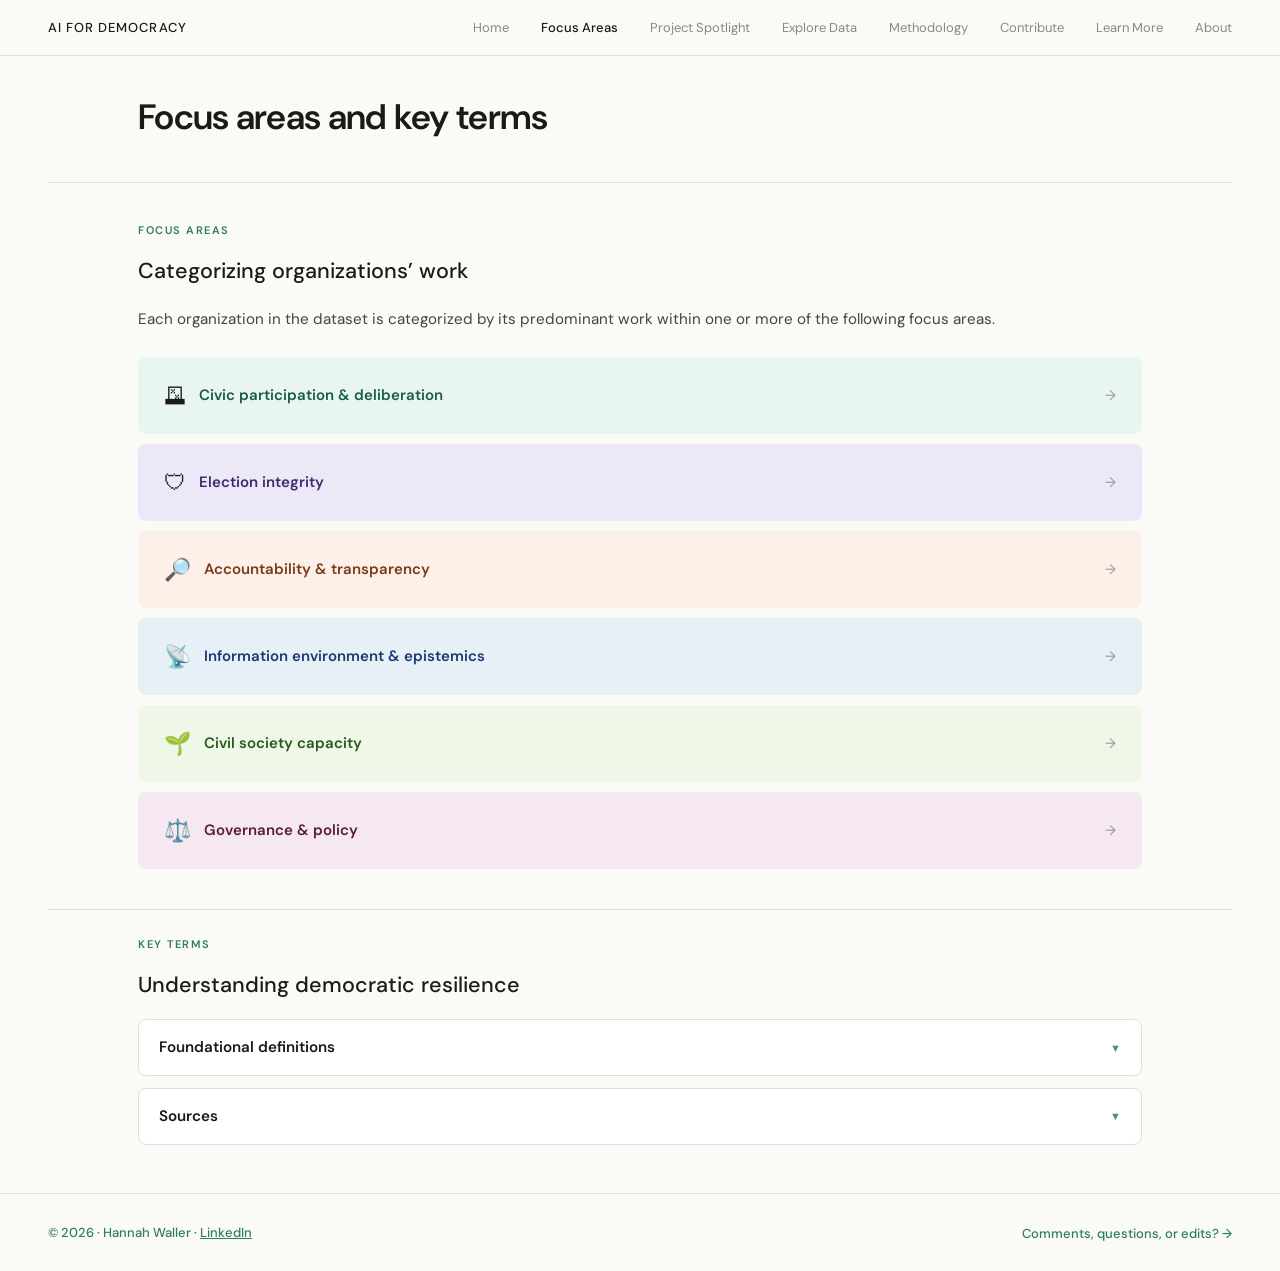
<file: pillars.html>
<!DOCTYPE html>
<html>
<head>
<meta charset="UTF-8">
<meta name="viewport" content="width=device-width, initial-scale=1">
<link href="https://fonts.googleapis.com/css2?family=DM+Sans:ital,wght@0,300;0,400;0,500;0,600;1,300;1,400&display=swap" rel="stylesheet">
<style>
  * { box-sizing: border-box; margin: 0; padding: 0; }
  body { font-family: 'DM Sans', sans-serif; background: #FAFAF7; color: #1a1a18; }
  :root { --accent: #2e7d65; --accent-light: #e6f3ee; --accent-mid: #c2dfd5; --accent-dark: #1f5446; }

  nav { display: flex; align-items: center; justify-content: space-between; padding: 0 3rem; height: 56px; background: #FAFAF7; border-bottom: 0.5px solid #deded8; position: sticky; top: 0; z-index: 100; }
  .nav-logo { font-size: 13px; font-weight: 500; letter-spacing: 0.08em; color: #1a1a18; text-transform: uppercase; text-decoration: none; }
  .nav-logo:hover { opacity: 0.75; }
  .nav-links { display: flex; gap: 2rem; }
  .nav-links a { font-size: 13px; color: #888; text-decoration: none; }
  .nav-links a:hover { color: #1a1a18; }
  .nav-links a.active { color: #1a1a18; font-weight: 500; }

  .page-header { padding: 2.5rem 3rem 2rem; max-width: 1100px; margin: 0 auto; }
  .page-header h1 { font-size: clamp(1.5rem, 3vw, 2.2rem); font-weight: 600; line-height: 1.2; color: #1a1a18; letter-spacing: -0.02em; margin-bottom: 0.75rem; }
  .page-header p { font-size: 0.95rem; color: #555; line-height: 1.75; }

  .section-divider { height: 0.5px; background: #deded8; margin: 0 3rem; }

  .definitions-section { padding: 2rem 3rem 3rem; max-width: 1100px; margin: 0 auto; }
  .section-divider + .definitions-section { padding-top: 1.75rem; }
  .section-label { font-size: 11px; text-transform: uppercase; letter-spacing: 0.14em; color: var(--accent); font-weight: 600; margin-bottom: 1.25rem; }
  .section-title { font-size: 1.35rem; font-weight: 500; color: #1a1a18; margin-bottom: 1.25rem; line-height: 1.3; }
  .definitions-intro { font-size: 0.95rem; color: #444; line-height: 1.85; margin-bottom: 1.25rem; }
  .pillars-section-header .definitions-intro { margin-bottom: 0.75rem; }

  .terms-table { width: 100%; border-collapse: collapse; }
  .terms-table thead tr { border-bottom: 1px solid #deded8; }
  .terms-table th { text-align: left; font-size: 11px; font-weight: 600; text-transform: uppercase; letter-spacing: 0.1em; color: #888; padding: 0.5rem 1rem 0.6rem 0; }
  .terms-table th:last-child { padding-left: 1rem; }
  .terms-table td { padding: 0.9rem 1rem 0.9rem 0; border-bottom: 0.5px solid #deded8; vertical-align: top; font-size: 0.9rem; color: #555; line-height: 1.75; }
  .terms-table td:first-child { font-weight: 600; color: #1a1a18; width: 200px; padding-right: 1.5rem; }
  .terms-table td:last-child { padding-left: 0; }
  .terms-table tr:last-child td { border-bottom: none; }

  .terms-details { margin-top: 0.5rem; border: 0.5px solid #deded8; border-radius: 8px; background: #fff; overflow: hidden; }
  .terms-details .terms-summary { cursor: pointer; list-style: none; display: flex; align-items: center; justify-content: space-between; gap: 1rem; padding: 1rem 1.25rem; font-size: 0.95rem; color: #444; line-height: 1.5; transition: background 0.15s ease; }
  .terms-details .terms-summary::-webkit-details-marker { display: none; }
  .terms-details .terms-summary:hover { background: #fafaf8; }
  .terms-details .terms-summary strong { color: #1a1a18; font-weight: 600; }
  .terms-details .terms-chevron { flex-shrink: 0; font-size: 11px; color: var(--accent); opacity: 0.85; transition: transform 0.2s ease; }
  .terms-details[open] .terms-chevron { transform: rotate(-180deg); }
  .terms-details-inner { padding: 1rem 1.25rem 1.25rem; border-top: 0.5px solid #eeece8; }
  .terms-details + .terms-details { margin-top: 0.75rem; }
  .sources-list { margin: 0; padding-left: 1.35rem; font-size: 0.9rem; color: #555; line-height: 1.75; }
  .sources-list li { margin-bottom: 0.75rem; padding-left: 0.25rem; }
  .sources-list li:last-child { margin-bottom: 0; }

  .pillars-section-header { padding: 2.5rem 3rem 0; max-width: 1100px; margin: 0 auto; }
  .pillars-list { padding: 0.75rem 3rem 2.5rem; max-width: 1100px; margin: 0 auto; display: flex; flex-direction: column; gap: 10px; }

  .accordion { border-radius: 8px; overflow: hidden; }

  .accordion-header { display: flex; align-items: center; gap: 0.85rem; padding: 1.5rem 1.6rem; cursor: pointer; user-select: none; }
  .accordion-icon { font-size: 22px; flex-shrink: 0; }
  .accordion-name { font-size: 15px; font-weight: 600; line-height: 1.35; flex: 1; }
  .accordion-arrow { font-size: 14px; opacity: 0.4; flex-shrink: 0; transition: transform 0.25s ease; }
  .accordion.open .accordion-arrow { transform: rotate(90deg); opacity: 0.7; }

  .accordion-body { max-height: 0; overflow: hidden; transition: max-height 0.3s ease; }
  .accordion.open .accordion-body { max-height: 560px; }
  .accordion-body-inner { padding: 0 1.6rem 1.6rem 1.6rem; padding-left: calc(1.6rem + 22px + 0.85rem); }
  .accordion-definition { font-size: 0.9rem; line-height: 1.75; color: #444; margin-bottom: 1.25rem; }
  .accordion-orgs-label { font-size: 11px; text-transform: uppercase; letter-spacing: 0.12em; font-weight: 600; margin-bottom: 0.5rem; }
  .accordion-orgs { list-style: none; display: flex; flex-direction: column; gap: 4px; min-height: 4.5rem; }
  .accordion-orgs li { font-size: 13px; font-weight: 500; color: #1a1a18; padding: 0.35rem 0; border-top: 0.5px solid rgba(0,0,0,0.07); }
  .accordion-orgs li:first-child { border-top: none; }
  .accordion-orgs li a { color: #1a1a18; text-decoration: none; border-bottom: 1px solid #deded8; }
  .accordion-orgs li a:hover { border-bottom-color: #1a1a18; }
  .accordion-orgs-empty, .accordion-orgs-status { font-weight: 400; color: #666; font-size: 13px; }
  .accordion-orgs-foot { margin-top: 0.45rem; padding-top: 0.5rem; border-top: 0.5px solid rgba(0,0,0,0.07); font-size: 12px; }
  .accordion-orgs-foot a { color: var(--accent); text-decoration: none; font-weight: 500; }
  .accordion-orgs-foot a:hover { text-decoration: underline; }

  .p1 { background: #e8f5f1; } .p1 .accordion-name { color: #1a5c4a; } .p1 .accordion-orgs-label { color: #1a5c4a; }
  .p2 { background: #ede8f7; } .p2 .accordion-name { color: #3d2a70; } .p2 .accordion-orgs-label { color: #3d2a70; }
  .p3 { background: #fdf0e8; } .p3 .accordion-name { color: #7a3a1a; } .p3 .accordion-orgs-label { color: #7a3a1a; }
  .p4 { background: #e8f0f7; } .p4 .accordion-name { color: #1a3a70; } .p4 .accordion-orgs-label { color: #1a3a70; }
  .p5 { background: #eef7e8; } .p5 .accordion-name { color: #2a5a1a; } .p5 .accordion-orgs-label { color: #2a5a1a; }
  .p6 { background: #fdf5e4; } .p6 .accordion-name { color: #7a5010; } .p6 .accordion-orgs-label { color: #7a5010; }
  .p7 { background: #f5e8f0; } .p7 .accordion-name { color: #5a1a42; } .p7 .accordion-orgs-label { color: #5a1a42; }

  footer { padding: 1.75rem 3rem; border-top: 0.5px solid #deded8; display: flex; justify-content: space-between; align-items: center; flex-wrap: wrap; gap: 1rem; background: #FAFAF7; }
  footer p { font-size: 13px; color: var(--accent); font-weight: 500; }
  .footer-right a { font-size: 13px; color: var(--accent); text-decoration: none; font-weight: 500; }
  .footer-right a:hover { text-decoration: underline; }
</style>
<link rel="stylesheet" href="responsive.css">
</head>
<body>

<nav>
  <button type="button" class="nav-toggle" aria-expanded="false" aria-controls="site-nav-menu" aria-label="Open menu">
    <span class="nav-toggle-bar" aria-hidden="true"></span>
    <span class="nav-toggle-bar" aria-hidden="true"></span>
    <span class="nav-toggle-bar" aria-hidden="true"></span>
  </button>
  <a class="nav-logo" href="index.html">AI for Democracy</a>
  <div class="nav-links" id="site-nav-menu">
    <a href="index.html">Home</a>
    <a href="pillars.html" class="active">Focus Areas</a>
    <a href="project-spotlight.html">Project Spotlight</a>
    <a href="explore.html">Explore Data</a>
    <a href="methodology.html">Methodology</a>
    <a href="contribute.html">Contribute</a>
    <a href="learn-more.html">Learn More</a>
    <a href="about.html">About</a>
  </div>
</nav>

<div class="page-header">
  <h1>Focus areas and key terms</h1>
</div>

<div class="section-divider"></div>

<div class="pillars-section-header">
  <p class="section-label">Focus areas</p>
  <h2 class="section-title">Categorizing organizations&rsquo; work</h2>
  <p class="definitions-intro">Each organization in the dataset is categorized by its predominant work within one or more of the following focus areas.</p>
</div>

<div class="pillars-list">

  <div class="accordion p1" id="p1">
    <div class="accordion-header">
      <span class="accordion-icon">🗳</span>
      <span class="accordion-name">Civic participation &amp; deliberation</span>
      <span class="accordion-arrow">→</span>
    </div>
    <div class="accordion-body">
      <div class="accordion-body-inner">
        <p class="accordion-definition">Citizens are the foundation of democratic accountability, but only if they can meaningfully participate. This focus area covers organizations that expand voter participation, support civic education, create structured spaces for citizens to shape policy decisions directly, and lower barriers to civic engagement through technology and accessibility tools.</p>
        <p class="accordion-orgs-label">Organizations in this space</p>
        <ul class="accordion-orgs" data-pillar="p1" aria-busy="true">
          <li class="accordion-orgs-status">Loading organizations&hellip;</li>
        </ul>
        <p class="accordion-orgs-foot"><a class="accordion-orgs-explore" href="explore.html">Browse all in Explore Data &rarr;</a></p>
      </div>
    </div>
  </div>

  <div class="accordion p2" id="p2">
    <div class="accordion-header">
      <span class="accordion-icon">🛡</span>
      <span class="accordion-name">Election integrity</span>
      <span class="accordion-arrow">→</span>
    </div>
    <div class="accordion-body">
      <div class="accordion-body-inner">
        <p class="accordion-definition">Free and fair elections are essential to democratic legitimacy. This focus area covers organizations that safeguard the mechanics of elections, from secure voting systems and transparent administration to legal protection of voting rights. It also includes work to detect AI-generated disinformation and synthetic media in electoral contexts, and to ensure voters have access to accurate, reliable information.</p>
        <p class="accordion-orgs-label">Organizations in this space</p>
        <ul class="accordion-orgs" data-pillar="p2" aria-busy="true">
          <li class="accordion-orgs-status">Loading organizations&hellip;</li>
        </ul>
        <p class="accordion-orgs-foot"><a class="accordion-orgs-explore" href="explore.html">Browse all in Explore Data &rarr;</a></p>
      </div>
    </div>
  </div>

  <div class="accordion p3" id="p3">
    <div class="accordion-header">
      <span class="accordion-icon">🔎</span>
      <span class="accordion-name">Accountability &amp; transparency</span>
      <span class="accordion-arrow">→</span>
    </div>
    <div class="accordion-body">
      <div class="accordion-body-inner">
        <p class="accordion-definition">Accountability depends on the ability to monitor, expose, and measure. This focus area covers organizations that track government conduct and ensure public institutions remain accountable to the people they serve, through investigative journalism, litigation, open-data infrastructure, and public records advocacy. It also includes organizations that produce longitudinal data on democratic health, making the state of democratic institutions legible to researchers, policymakers, and civil society.</p>
        <p class="accordion-orgs-label">Organizations in this space</p>
        <ul class="accordion-orgs" data-pillar="p3" aria-busy="true">
          <li class="accordion-orgs-status">Loading organizations&hellip;</li>
        </ul>
        <p class="accordion-orgs-foot"><a class="accordion-orgs-explore" href="explore.html">Browse all in Explore Data &rarr;</a></p>
      </div>
    </div>
  </div>

  <div class="accordion p4" id="p4">
    <div class="accordion-header">
      <span class="accordion-icon">📡</span>
      <span class="accordion-name">Information environment &amp; epistemics</span>
      <span class="accordion-arrow">→</span>
    </div>
    <div class="accordion-body">
      <div class="accordion-body-inner">
        <p class="accordion-definition">A healthy democracy depends on citizens being able to form accurate beliefs about the world. This focus area covers organizations that support the conditions for shared public discourse, from media literacy and platform governance to local news capacity and tools that help citizens identify synthetic content. It also includes work addressing polarization and epistemic fragmentation.</p>
        <p class="accordion-orgs-label">Organizations in this space</p>
        <ul class="accordion-orgs" data-pillar="p4" aria-busy="true">
          <li class="accordion-orgs-status">Loading organizations&hellip;</li>
        </ul>
        <p class="accordion-orgs-foot"><a class="accordion-orgs-explore" href="explore.html">Browse all in Explore Data &rarr;</a></p>
      </div>
    </div>
  </div>

  <div class="accordion p5" id="p5">
    <div class="accordion-header">
      <span class="accordion-icon">🌱</span>
      <span class="accordion-name">Civil society capacity</span>
      <span class="accordion-arrow">→</span>
    </div>
    <div class="accordion-body">
      <div class="accordion-body-inner">
        <p class="accordion-definition">A resilient democracy depends on an ecosystem of independent organizations that can organize, advocate, and serve communities. This focus area covers organizations that build the capacity of civil society, such as equipping advocacy groups with new tools, connecting democracy movements with technical expertise, and supporting effective coordination even in restricted or high-pressure environments.</p>
        <p class="accordion-orgs-label">Organizations in this space</p>
        <ul class="accordion-orgs" data-pillar="p5" aria-busy="true">
          <li class="accordion-orgs-status">Loading organizations&hellip;</li>
        </ul>
        <p class="accordion-orgs-foot"><a class="accordion-orgs-explore" href="explore.html">Browse all in Explore Data &rarr;</a></p>
      </div>
    </div>
  </div>

  <div class="accordion p7" id="p7">
    <div class="accordion-header">
      <span class="accordion-icon">⚖️</span>
      <span class="accordion-name">Governance &amp; policy</span>
      <span class="accordion-arrow">→</span>
    </div>
    <div class="accordion-body">
      <div class="accordion-body-inner">
        <p class="accordion-definition">The rules and norms governing AI and democratic institutions are in flux. This focus area covers organizations that shape those rules through policy research, legal and regulatory advocacy, and standard-setting. It also includes organizations whose primary lever is producing knowledge — indices, reports, and policy analysis — that informs how democratic institutions are understood, defended, and reformed.</p>
        <p class="accordion-orgs-label">Organizations in this space</p>
        <ul class="accordion-orgs" data-pillar="p7" aria-busy="true">
          <li class="accordion-orgs-status">Loading organizations&hellip;</li>
        </ul>
        <p class="accordion-orgs-foot"><a class="accordion-orgs-explore" href="explore.html">Browse all in Explore Data &rarr;</a></p>
      </div>
    </div>
  </div>

</div>

<div class="section-divider"></div>

<div class="definitions-section">
  <p class="section-label">Key terms</p>
  <h2 class="section-title">Understanding democratic resilience</h2>
  <details class="terms-details">
    <summary class="terms-summary">
      <span><strong>Foundational definitions</strong></span>
      <span class="terms-chevron" aria-hidden="true">▼</span>
    </summary>
    <div class="terms-details-inner">
  <table class="terms-table">
    <thead>
      <tr>
        <th scope="col">Term</th>
        <th scope="col">Definition</th>
      </tr>
    </thead>
    <tbody>
      <tr>
        <td>Democracy</td>
        <td>A system of governance in which political power is derived from and accountable to the people it governs, maintained through free and fair elections, the rule of law, civil liberties, and institutional constraints on power that operate independently of electoral outcomes (Dahl, 1989).</td>
      </tr>
      <tr>
        <td>Liberal democracy</td>
        <td>A form of democracy that goes beyond free and fair elections, also requiring rule of law, civil liberties, and institutional constraints on power that operate independently of electoral outcomes. Distinct from electoral democracy, which refers to free and fair elections alone. This project uses liberal democracy as its baseline.</td>
      </tr>
      <tr>
        <td>Democratic resilience</td>
        <td>The capacity of a democracy to maintain its core functions under stress and recover when those functions are threatened. This extends beyond formal institutions like courts and legislatures to the informal norms governing how leaders use power, civil society&rsquo;s ability to organize and apply pressure, and a reliable and independent information ecosystem that allows citizens to recognize and push back against democratic backsliding (Merkel &amp; L&uuml;hrmann, 2021).</td>
      </tr>
      <tr>
        <td>Autocratization</td>
        <td>The process by which a country moves from more democratic toward more authoritarian rule, typically through gradual, incremental steps that maintain the appearance of democratic governance (L&uuml;hrmann &amp; Lindberg, 2019).</td>
      </tr>
      <tr>
        <td>Democratic backsliding</td>
        <td>The gradual weakening of democratic functions — typically through legal means — as actors manipulate elections, undermine courts, or silence opposition and civil society, so that leaders become less accountable and governance more concentrated (Bermeo, 2016; L&uuml;hrmann &amp; Lindberg, 2019). Backsliding is a form of autocratization.</td>
      </tr>
    </tbody>
  </table>
    </div>
  </details>
  <details class="terms-details">
    <summary class="terms-summary">
      <span><strong>Sources</strong></span>
      <span class="terms-chevron" aria-hidden="true">▼</span>
    </summary>
    <div class="terms-details-inner">
      <ul class="sources-list">
        <li>Bermeo, N. (2016). &ldquo;On Democratic Backsliding.&rdquo; <em>Journal of Democracy</em>, 27(1), 5&ndash;19.</li>
        <li>Dahl, R.A. (1989). <em>Democracy and its Critics</em>. Yale University Press.</li>
        <li>L&uuml;hrmann, A. and Lindberg, S.I. (2019). &ldquo;A third wave of autocratization is here: what is new about it?&rdquo; <em>Democratization</em>, 26(7), 1095&ndash;1113.</li>
        <li>Merkel, W. and L&uuml;hrmann, A. (2021). &ldquo;Resilience of Democracies: Responses to Illiberal and Authoritarian Challenges.&rdquo; <em>Democratization</em>, 28(5), 869&ndash;884.</li>
      </ul>
    </div>
  </details>
</div>

<footer>
  <p>© 2026 · Hannah Waller · <a href="https://www.linkedin.com/in/hannahmwaller/" target="_blank" style="color: var(--accent); text-decoration: underline;">LinkedIn</a></p>
  <div class="footer-right">
    <a href="contribute.html">Comments, questions, or edits? →</a>
  </div>
</footer>

<script src="explore-data.js"></script>
<script>
  var PILLAR_ORG_ROTATE_MS = 4000;
  var PILLAR_ORG_VISIBLE = 3;

  function renderPillarOrgChunk(ul, rows, start) {
    var n = rows.length;
    var html = [];
    for (var i = 0; i < Math.min(PILLAR_ORG_VISIBLE, n); i++) {
      var row = rows[(start + i) % n];
      var name = escapeHtml(row[COL.ORG] || '');
      var web = row[COL.WEBSITE] || '';
      if (web) {
        html.push('<li><a href="' + escapeAttr(web) + '" target="_blank" rel="noopener">' + name + '</a></li>');
      } else {
        html.push('<li>' + name + '</li>');
      }
    }
    ul.innerHTML = html.join('');
  }

  function setupPillarOrgList(ul, allRows, pillarCls) {
    var matched = allRows.filter(function (r) { return rowMatchesPillar(r, pillarCls); });
    matched.sort(function (a, b) {
      return (a[COL.ORG] || '').localeCompare(b[COL.ORG] || '');
    });
    var foot = ul.nextElementSibling;
    if (foot && foot.classList && foot.classList.contains('accordion-orgs-foot')) {
      var cat = PILLAR_EXPLORE_CATEGORY[pillarCls];
      var a = foot.querySelector('a.accordion-orgs-explore');
      if (a && cat) {
        a.href = 'explore.html?category=' + encodeURIComponent(cat);
      }
    }
    if (matched.length === 0) {
      ul.innerHTML = '<li class="accordion-orgs-empty">No organizations with this focus in the dataset yet.</li>';
      ul.removeAttribute('aria-busy');
      return;
    }
    var start = 0;
    renderPillarOrgChunk(ul, matched, start);
    ul.removeAttribute('aria-busy');
    if (matched.length <= PILLAR_ORG_VISIBLE) return;
    setInterval(function () {
      start = (start + 1) % matched.length;
      renderPillarOrgChunk(ul, matched, start);
    }, PILLAR_ORG_ROTATE_MS);
  }

  fetchSheetDataRows().then(function (rows) {
    document.querySelectorAll('ul.accordion-orgs[data-pillar]').forEach(function (ul) {
      var pillar = ul.getAttribute('data-pillar');
      setupPillarOrgList(ul, rows, pillar);
    });
  }).catch(function () {
    document.querySelectorAll('ul.accordion-orgs[data-pillar]').forEach(function (ul) {
      ul.innerHTML = '<li class="accordion-orgs-empty">Could not load organizations. Try the Explore Data page.</li>';
      ul.removeAttribute('aria-busy');
    });
  });

  const accordions = document.querySelectorAll('.accordion');
  accordions.forEach(acc => {
    acc.querySelector('.accordion-header').addEventListener('click', () => {
      acc.classList.toggle('open');
    });
  });

  // Auto-open accordion when arriving via hash link (e.g. pillars.html#p1)
  const hash = window.location.hash.slice(1);
  if (hash) {
    const target = document.getElementById(hash);
    if (target && target.classList.contains('accordion')) {
      target.classList.add('open');
      setTimeout(() => target.scrollIntoView({ behavior: 'smooth', block: 'start' }), 50);
    }
  }
</script>

<script src="nav.js" defer></script>
</body>
</html>
</file>
<file: responsive.css>
/* Mobile & small tablets — load after each page’s inline <style> */

/* Hamburger: hidden on desktop; shown in mobile block below */
.nav-toggle {
  display: none;
  flex-shrink: 0;
  align-items: center;
  justify-content: center;
  width: 40px;
  height: 40px;
  margin: 0;
  padding: 0;
  border: none;
  background: transparent;
  cursor: pointer;
  color: #1a1a18;
  border-radius: 4px;
}

.nav-toggle:focus-visible {
  outline: 2px solid var(--accent, #2e7d65);
  outline-offset: 2px;
}

.nav-toggle-bar {
  display: block;
  width: 20px;
  height: 2px;
  background: currentColor;
  border-radius: 1px;
  transition: transform 0.2s ease, opacity 0.2s ease;
}

@media (max-width: 768px) {
  html {
    -webkit-text-size-adjust: 100%;
  }

  /* Navigation: one row — hamburger + title; links in slide-down panel */
  .nav-toggle {
    display: inline-flex;
    flex-direction: column;
    justify-content: center;
    gap: 5px;
    order: 0;
  }

  nav {
    flex-direction: row;
    flex-wrap: wrap;
    align-items: center;
    justify-content: flex-start;
    height: auto;
    min-height: 0;
    padding: 0.5rem 1rem 0.75rem;
    gap: 0.5rem 0.75rem;
  }

  .nav-logo {
    order: 1;
    flex: 1;
    min-width: 0;
    text-align: left;
    align-self: center;
  }

  .nav-links {
    order: 2;
    flex-basis: 100%;
    width: 100%;
    display: none;
    flex-direction: column;
    align-items: stretch;
    gap: 0;
    padding-top: 0.25rem;
    border-top: 0.5px solid #deded8;
    margin-top: 0.25rem;
  }

  nav.nav-open .nav-links {
    display: flex;
  }

  nav.nav-open .nav-toggle-bar:nth-child(1) {
    transform: translateY(7px) rotate(45deg);
  }

  nav.nav-open .nav-toggle-bar:nth-child(2) {
    opacity: 0;
  }

  nav.nav-open .nav-toggle-bar:nth-child(3) {
    transform: translateY(-7px) rotate(-45deg);
  }

  .nav-links a {
    font-size: 13px;
    padding: 0.65rem 0.25rem;
    border-bottom: 0.5px solid #eee;
  }

  .nav-links a:last-child {
    border-bottom: none;
  }

  /* Horizontal rhythm (pages use 3rem side padding) */
  .section-divider {
    margin-left: 1rem;
    margin-right: 1rem;
  }

  .page-header {
    padding-left: 1rem !important;
    padding-right: 1rem !important;
    padding-top: 1.5rem !important;
    padding-bottom: 1.25rem !important;
  }

  .content {
    padding-left: 1rem !important;
    padding-right: 1rem !important;
  }

  .author-with-photo {
    flex-direction: column;
    align-items: center;
    gap: 1.25rem;
  }

  .author-with-photo .author-photo-wrap {
    width: 200px;
  }

  .author-with-photo .prose {
    width: 100%;
  }

  footer {
    padding: 1.25rem 1rem !important;
    flex-direction: column;
    align-items: flex-start;
    text-align: left;
  }

  /* Index */
  .hero {
    padding: 1.5rem 1rem 2rem !important;
  }

  .stat-row {
    display: grid;
    grid-template-columns: 1fr 1fr;
    gap: 1.25rem 1rem;
    align-items: start;
    justify-items: center;
    margin-bottom: 2rem !important;
  }

  .stat {
    align-items: center;
    text-align: center;
  }

  .stat-divider {
    display: none;
  }

  .funder-band {
    padding: 1rem 1rem !important;
  }

  .funder-band-inner {
    flex-direction: column;
    text-align: center;
    gap: 1rem;
  }

  .funder-band-text {
    white-space: normal !important;
    text-align: center;
  }

  .questions-section {
    padding: 1.5rem 1rem 0.5rem !important;
  }

  .data-preview-section {
    padding: 2rem 1rem 1.5rem !important;
  }

  .data-preview-header {
    flex-direction: column;
    align-items: flex-start;
    gap: 0.5rem;
  }

  .shuffle-grid {
    grid-template-columns: 1fr !important;
  }

  .pillars-section {
    padding: 2.5rem 1rem !important;
  }

  .aia-section {
    padding: 2rem 1rem !important;
  }

  .aia-header {
    flex-direction: column;
    align-items: flex-start;
    gap: 0.5rem;
  }

  .aia-grid {
    grid-template-columns: 1fr !important;
  }

  .aia-card-preview {
    height: 100px;
  }

  /* Explore */
  .filter-wrap {
    padding: 1rem 1rem 0 !important;
  }

  .filter-row {
    flex-direction: column;
    align-items: stretch;
  }

  .filter-row-label {
    margin-bottom: 0.35rem;
  }

  .filter-meta {
    flex-direction: column;
    align-items: flex-start;
  }

  .table-wrap {
    padding-left: 1rem !important;
    padding-right: 1rem !important;
    padding-bottom: 3rem !important;
  }

  /* Project spotlight */
  .spotlight-section {
    padding: 1.5rem 1rem 3rem !important;
  }

  .spotlight-grid {
    grid-template-columns: 1fr !important;
    gap: 16px !important;
  }

  .card-preview {
    height: 140px;
  }

  .modal-backdrop {
    padding: 0.75rem !important;
    align-items: center;
  }

  .modal {
    max-height: 90vh;
  }

  .modal-photo {
    height: 160px;
  }

  .modal-body {
    padding: 1.25rem 1.1rem 1.5rem !important;
  }

  .modal-title {
    font-size: 1.15rem !important;
  }

  /* Pillars */
  .definitions-section {
    padding: 1.5rem 1rem 2rem !important;
  }

  .pillars-section-header {
    padding: 1.5rem 1rem 0 !important;
  }

  .pillars-list {
    padding: 0.75rem 1rem 2rem !important;
  }

  .terms-details-inner {
    overflow-x: auto;
    -webkit-overflow-scrolling: touch;
  }

  .terms-table {
    min-width: 480px;
  }

  .table-scroll {
    overflow-x: auto;
    -webkit-overflow-scrolling: touch;
    margin: 0.5rem 0;
  }

  .method-section .pillar-table {
    min-width: 560px;
  }

  .accordion-header {
    padding: 1.1rem 1rem !important;
    gap: 0.65rem;
  }

  .accordion-body-inner {
    padding: 0 1rem 1.25rem !important;
    padding-left: 1rem !important;
  }

  .accordion.open .accordion-body {
    max-height: 80vh;
  }

  .code-grid {
    grid-template-columns: 1fr !important;
  }

  .resource-section {
    padding-top: 2rem !important;
  }
}

@media (max-width: 480px) {
  .hero h1,
  .page-header h1 {
    font-size: clamp(1.5rem, 7vw, 2rem) !important;
  }

  .pill {
    font-size: 12px;
    padding: 0.4rem 0.75rem;
  }
}
</file>
